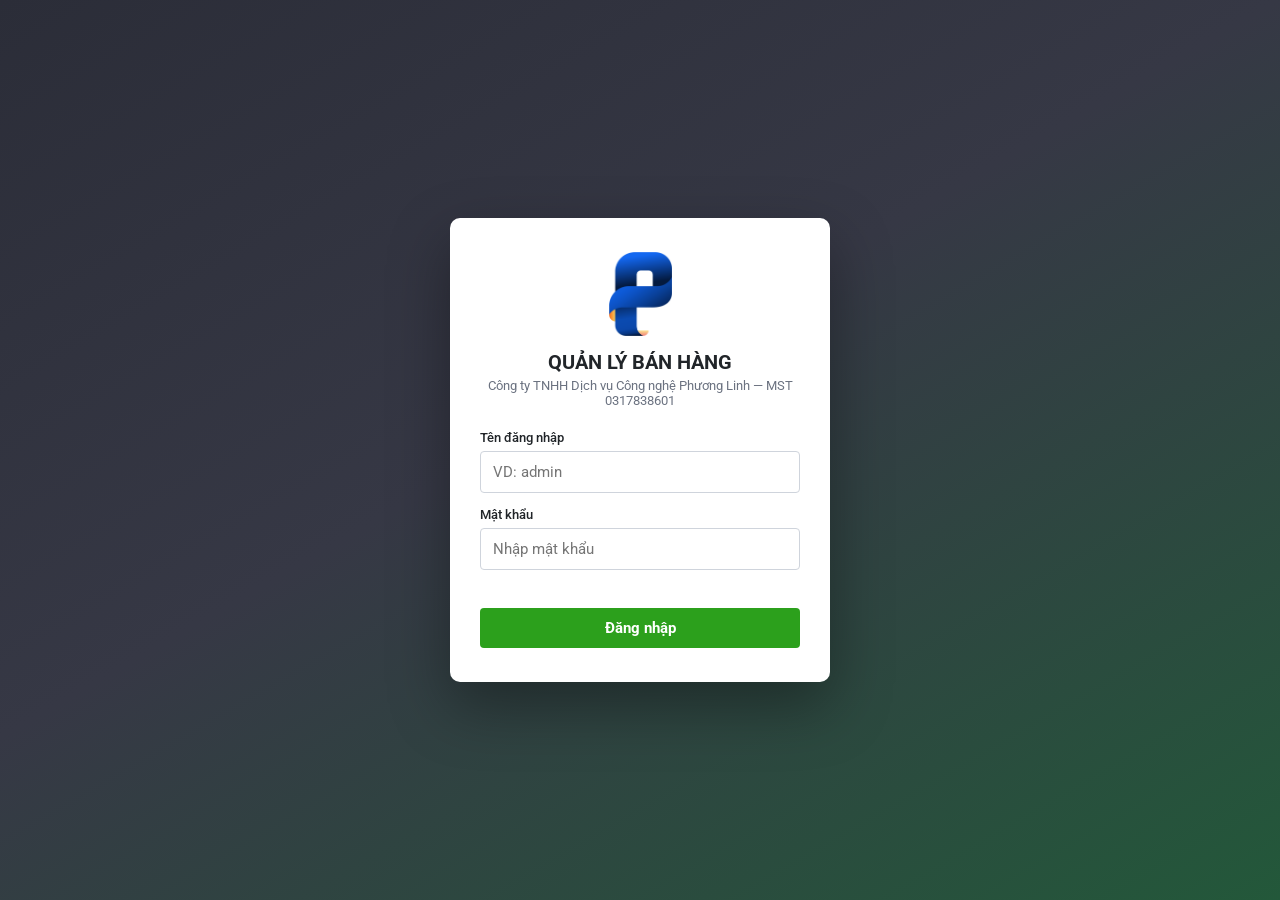
<file: index.html>
<!DOCTYPE html>
<html lang="vi">
<head>
<meta charset="UTF-8">
<meta name="viewport" content="width=device-width, initial-scale=1.0, maximum-scale=1.0">
<title>Quản lý bán hàng - CÔNG TY TNHH DVCN PHƯƠNG LINH</title>
<link rel="icon" type="image/png" href="favicon-32.png">

<!-- Font Roboto (có đủ dấu tiếng Việt), số dùng chữ số đều cột (tabular-nums) để tiền thẳng hàng. -->
<link rel="preconnect" href="https://fonts.googleapis.com">
<link rel="preconnect" href="https://fonts.gstatic.com" crossorigin>
<link href="https://fonts.googleapis.com/css2?family=Roboto:wght@400;500;700&display=swap" rel="stylesheet">

<!-- ===== PWA - cài đặt lên màn hình chính Android/iOS ===== -->
<link rel="manifest" href="manifest.json">
<meta name="theme-color" content="#363845">
<meta name="mobile-web-app-capable" content="yes">
<meta name="apple-mobile-web-app-capable" content="yes">
<meta name="apple-mobile-web-app-status-bar-style" content="black-translucent">
<meta name="apple-mobile-web-app-title" content="QL Phương Linh">
<link rel="apple-touch-icon" href="apple-touch-icon.png">
<script>/* Áp giao diện sáng/tối trước khi vẽ trang để không bị nháy trắng */try{var _m=localStorage.getItem('pl_theme');document.documentElement.dataset.theme=(_m==='toi'||(_m!=='sang'&&window.matchMedia&&matchMedia('(prefers-color-scheme: dark)').matches))?'dark':'light';}catch(e){}</script>
<link rel="stylesheet" href="css/app.css?v=20261106a">
<!-- xlsx / pdf.js / tesseract.js tải khi cần (caiThuVien) — không nạp sẵn ở đây để app mở nhanh. -->
</head>
<body>

<!-- ================= ĐĂNG NHẬP ================= -->
<div id="loginScreen">
  <div class="loginCard">
    <img src="Logo_PhuongLinh_KoVien.png" alt="Phương Linh" class="loginLogo" onerror="this.style.display='none'">
    <h1>QUẢN LÝ BÁN HÀNG</h1>
    <p class="sub">Công ty TNHH Dịch vụ Công nghệ Phương Linh — MST 0317838601</p>
    <label for="userInput">Tên đăng nhập</label>
    <input type="text" id="userInput" placeholder="VD: admin" autocomplete="username">
    <label for="pwInput">Mật khẩu</label>
    <input type="password" id="pwInput" placeholder="Nhập mật khẩu" autocomplete="current-password">
    <div class="loginErr" id="loginErr"></div>
    <button class="btnPrimary" id="btnLogin">Đăng nhập</button>
  </div>
</div>

<!-- ================= APP ================= -->
<div id="appShell">

  <!-- Menu dọc bên trái. Trên điện thoại/máy tính bảng dọc: thành ngăn kéo, mở bằng nút ☰ trên thanh đầu trang. -->
  <aside class="sidebar" id="sidebar">
    <div class="sbBrand">
      <img src="Logo_PhuongLinh_KoVien.png" alt="" class="sbLogo" onerror="this.style.display='none'">
      <div class="sbBrandText"><b>PHƯƠNG LINH</b><small>Quản lý bán hàng</small></div>
    </div>
    <!-- Người đang đăng nhập hiện ngay đầu menu: trên điện thoại khỏi phải cuộn xuống mới biết đang dùng tài khoản nào. -->
    <div class="sbUser">
      <span class="avatar" id="sbAvatar">?</span>
      <div class="sbUserText"><b id="sbHoTen"></b><small id="sbVaiTro"></small></div>
    </div>
    <nav class="sbNav" id="tabbar">
      <button data-tab="dashboard" class="active"><svg viewBox="0 0 24 24"><rect x="3" y="3" width="7" height="7" rx="1"/><rect x="14" y="3" width="7" height="7" rx="1"/><rect x="3" y="14" width="7" height="7" rx="1"/><rect x="14" y="14" width="7" height="7" rx="1"/></svg><span>Tổng quan</span></button>
      <div class="sbGroup">Nghiệp vụ</div>
      <button data-tab="baogia"><svg viewBox="0 0 24 24"><path d="M14 2H6a2 2 0 0 0-2 2v16a2 2 0 0 0 2 2h12a2 2 0 0 0 2-2V8z"/><path d="M14 2v6h6"/><path d="M12 11v6M14.5 12.2c-.4-.7-1.3-1.2-2.5-1.2-1.4 0-2.5.7-2.5 1.7 0 2.4 5 1.3 5 3.7 0 1-1.1 1.7-2.5 1.7-1.2 0-2.1-.5-2.5-1.2"/></svg><span>Báo giá</span></button>
      <button data-tab="xuatban"><svg viewBox="0 0 24 24"><circle cx="9" cy="20" r="1.5"/><circle cx="18" cy="20" r="1.5"/><path d="M2 3h3l2.6 11.4a2 2 0 0 0 2 1.6h7.9a2 2 0 0 0 2-1.5L21 7H6"/></svg><span>Bán hàng</span></button>
      <button data-tab="nhapkho"><svg viewBox="0 0 24 24"><path d="M21 8l-9-5-9 5v8l9 5 9-5z"/><path d="M3 8l9 5 9-5M12 13v8"/></svg><span>Nhập kho</span></button>
      <button data-tab="kiemke"><svg viewBox="0 0 24 24"><rect x="5" y="3" width="14" height="18" rx="2"/><path d="M9 3h6v3H9z"/><path d="M8.5 12l2 2 4.5-4.5M8.5 17.5h7"/></svg><span>Kiểm kê kho</span></button>
      <button data-tab="suachua"><svg viewBox="0 0 24 24"><path d="M14.7 6.3a4 4 0 0 0-5.4 5.2L3 17.8V21h3.2l6.3-6.3a4 4 0 0 0 5.2-5.4l-2.6 2.6-2.6-.6-.6-2.6z"/></svg><span>Sửa chữa</span></button>
      <button data-tab="giacong"><svg viewBox="0 0 24 24"><path d="M12 2l9 5-9 5-9-5z"/><path d="M3 12l9 5 9-5M3 17l9 5 9-5"/></svg><span>Gia công</span></button>
      <div class="sbGroup">Tài chính</div>
      <button data-tab="soquy"><svg viewBox="0 0 24 24"><rect x="2" y="6" width="20" height="14" rx="2"/><path d="M2 10h20M16 15h2M6 6V4h12v2"/></svg><span>Sổ quỹ</span></button>
      <button data-tab="congno"><svg viewBox="0 0 24 24"><path d="M4 2h16v20l-3-2-3 2-2-2-2 2-3-2-3 2z"/><path d="M8 7h8M8 11h8M8 15h5"/></svg><span>Công nợ</span></button>
      <button data-tab="baocao"><svg viewBox="0 0 24 24"><path d="M3 21h18"/><rect x="5" y="11" width="3" height="7"/><rect x="10.5" y="6" width="3" height="12"/><rect x="16" y="13" width="3" height="5"/></svg><span>Báo cáo</span></button>
      <div class="sbGroup">Danh mục</div>
      <button data-tab="danhmuc"><svg viewBox="0 0 24 24"><path d="M20.6 13.4l-7.2 7.2a2 2 0 0 1-2.8 0L3 13V3h10l7.6 7.6a2 2 0 0 1 0 2.8z"/><circle cx="7.5" cy="7.5" r="1.5"/></svg><span>Hàng hoá, dịch vụ</span></button>
      <button data-tab="doitac"><svg viewBox="0 0 24 24"><circle cx="9" cy="8" r="4"/><path d="M2 21a7 7 0 0 1 14 0"/><path d="M16 4a4 4 0 0 1 0 8M22 21a7 7 0 0 0-4-6.3"/></svg><span>Khách hàng, NCC</span></button>
      <button data-tab="dongbohd"><svg viewBox="0 0 24 24"><path d="M14 2H6a2 2 0 0 0-2 2v16a2 2 0 0 0 2 2h12a2 2 0 0 0 2-2V8z"/><path d="M14 2v6h6M9 13h6M9 17h6"/></svg><span>Hoá đơn điện tử</span></button>
      <div class="sbGroup">Hệ thống</div>
      <button data-tab="nguoidung"><svg viewBox="0 0 24 24"><circle cx="12" cy="8" r="4"/><path d="M4 21a8 8 0 0 1 16 0"/></svg><span>Người dùng</span></button>
      <button data-tab="caidat"><svg viewBox="0 0 24 24"><circle cx="12" cy="12" r="3"/><path d="M12 2v3M12 19v3M4.2 4.2l2.1 2.1M17.7 17.7l2.1 2.1M2 12h3M19 12h3M4.2 19.8l2.1-2.1M17.7 6.3l2.1-2.1"/></svg><span>Cài đặt</span></button>
    </nav>
  </aside>
  <div class="sbBackdrop" id="sbBackdrop"></div>

  <div class="mainCol">
    <header class="topbar">
      <button class="tbIcon" id="btnMenu" title="Thu gọn / mở menu" aria-label="Menu"><svg viewBox="0 0 24 24"><path d="M3 6h18M3 12h18M3 18h18"/></svg></button>
      <div class="brand"><span id="companyNameLabel">CÔNG TY TNHH DVCN PHƯƠNG LINH</span></div>
      <button class="tbTim" id="btnTimNhanh" type="button" title="Tìm nhanh hàng hoá, khách hàng, phiếu, chức năng (Ctrl+K)" aria-label="Tìm nhanh"><svg viewBox="0 0 24 24" fill="none" stroke="currentColor" stroke-width="2" stroke-linecap="round"><circle cx="11" cy="11" r="7"/><path d="M21 21l-4.3-4.3"/></svg><span>Tìm nhanh</span><kbd>Ctrl K</kbd></button>
      <span class="tbPill" id="tbThang"><i></i><span></span></span>
      <button class="tbIcon" id="btnMatDo" type="button" aria-pressed="false" title="Mật độ dòng của bảng" aria-label="Đổi mật độ dòng của bảng"><svg viewBox="0 0 24 24" fill="none" stroke="currentColor" stroke-width="2" stroke-linecap="round"><path d="M4 6h16M4 10h16M4 14h16M4 18h16"/></svg></button>
      <button class="tbIcon" id="btnTheme" type="button" title="Giao diện sáng / tối" aria-label="Đổi giao diện sáng hoặc tối"><svg viewBox="0 0 24 24" fill="none" stroke="currentColor" stroke-width="2" stroke-linecap="round" stroke-linejoin="round"><path d="M21 12.8A9 9 0 1 1 11.2 3a7 7 0 0 0 9.8 9.8z"/></svg></button>
      <div class="userInfo">
        <span class="avatar" id="tbAvatar">?</span>
        <div class="who"><span id="userHoTenLabel"></span><span id="userVaiTroLabel"></span></div>
        <button class="tbIcon logout" id="btnLogout" title="Đăng xuất" aria-label="Đăng xuất"><svg viewBox="0 0 24 24"><path d="M9 21H5a2 2 0 0 1-2-2V5a2 2 0 0 1 2-2h4M16 17l5-5-5-5M21 12H9"/></svg><span>Đăng xuất</span></button>
      </div>
    </header>

    <main>

      <!-- ---------- TỔNG QUAN ---------- -->
      <section class="view active" id="view-dashboard">
        <div class="subhead"><h2 class="viewTitle">Tổng quan</h2></div>
        <div class="cardGrid kpiRow" id="dashCards"></div>
        <div class="dashMain">
          <div class="dashCol">
            <div class="panel chartPanel">
              <div class="panelHead">
                <h3>Doanh thu 12 tháng gần nhất</h3>
                <div class="chartLegend"><span><i class="sw cotSw"></i>Doanh thu</span><span><i class="sw lnSw"></i>Lợi nhuận gộp</span></div>
                <button class="btn secondary small" id="btnBangDoanhThu" type="button" aria-pressed="false">Xem dạng bảng</button>
              </div>
              <div id="dashChart" class="chartBox"></div>
              <div id="dashChartBang" class="tableWrap" style="display:none;"></div>
            </div>
            <div class="panel mocPanel"><div id="dashMoc" class="mocNam"></div></div>
          </div>
          <div class="panel canXuLy">
            <h3>Cần xử lý hôm nay</h3>
            <div id="dashViec"></div>
          </div>
        </div>
        <div class="dashGrid">
          <div class="panel">
            <h3>Tình hình hoạt động</h3>
            <div class="miniStats" id="dashDemSo"></div>
          </div>
          <div class="panel">
            <h3>Số dư quỹ hiện tại</h3>
            <div class="miniStats" id="dashSoDuQuy"></div>
          </div>
        </div>
        <div class="panel">
          <h3>Hàng sắp hết (dưới mức tồn tối thiểu)</h3>
          <div id="dashLowStock" class="tableWrap"></div>
        </div>
      </section>

      <!-- ---------- DANH MỤC HÀNG HOÁ ---------- -->
      <section class="view" id="view-danhmuc">
        <div class="subhead">
          <h2 class="viewTitle">Hàng hoá, dịch vụ</h2>
          <button class="btn" id="btnAddHH">+ Thêm mới</button>
        </div>
        <div class="khung">
          <div class="toolbar">
            <input type="text" id="searchHH" class="oTim" placeholder="Tìm theo tên hoặc mã...">
            <select id="filterLoaiHH"><option value="">Tất cả loại</option><option value="HangHoa">Hàng hoá</option><option value="DichVu">Dịch vụ</option></select>
            <label class="chkPill"><input type="checkbox" id="filterAnHetTon"> Ẩn hàng đã hết tồn</label>
            <label class="chkPill"><input type="checkbox" id="filterAnDichVu"> Ẩn dịch vụ</label>
            <label class="chkPill"><input type="checkbox" id="filterAnCotMa" checked> Ẩn cột mã hệ thống</label>
          </div>
          <div class="tableWrap" id="hhTableWrap"></div>
        </div>
      </section>

      <!-- ---------- NHẬP KHO ---------- -->
      <section class="view" id="view-nhapkho">
        <div class="subhead">
          <h2 class="viewTitle">Nhập kho</h2>
          <button class="btn" id="btnAddNhap">+ Tạo phiếu nhập</button>
        </div>
        <div class="cardGrid kpiRow" id="kpiNhap"></div>
        <div class="khung">
          <div class="toolbar">
            <input type="text" id="timNhap" class="oTim" placeholder="Tìm nhà cung cấp, số hoá đơn...">
            <select id="locNhap"><option value="">Tất cả phiếu</option><option value="conNo">Còn nợ nhà cung cấp</option><option value="chuaHD">Chưa có số HĐ mua vào</option></select>
          </div>
          <div class="tableWrap" id="nhapTableWrap"></div>
        </div>
      </section>

      <!-- ---------- BÁO GIÁ ---------- -->
      <section class="view" id="view-baogia">
        <div class="subhead">
          <h2 class="viewTitle">Báo giá</h2>
          <button class="btn" id="btnAddBaoGia">+ Tạo báo giá</button>
        </div>
        <div class="cardGrid kpiRow" id="kpiBaoGia"></div>
        <div class="khung">
          <div class="toolbar">
            <input type="text" id="timBaoGia" class="oTim" placeholder="Tìm số báo giá, khách hàng, nội dung...">
            <select id="locBaoGia"><option value="">Tất cả trạng thái</option><option value="Nhap">Mới tạo</option><option value="DaGui">Đã gửi khách</option><option value="DaChot">Đã chốt</option><option value="Huy">Khách không lấy</option></select>
          </div>
          <div class="tableWrap" id="baoGiaTableWrap"></div>
        </div>
      </section>

      <!-- ---------- KIỂM KÊ KHO / TỒN ĐẦU KỲ ---------- -->
      <section class="view" id="view-kiemke">
        <div class="subhead">
          <h2 class="viewTitle">Kiểm kê kho</h2>
          <div class="nhomNut">
            <button class="btn" id="btnKiemKe">+ Kiểm kê kho</button>
            <button class="btn secondary" id="btnTonDauKy">+ Nhập tồn đầu kỳ</button>
          </div>
        </div>
        <div class="panel">
          <p class="muted" style="margin:0;"><b>Kiểm kê kho</b>: đếm hàng thực tế rồi gõ số đếm được — app tự tính thừa/thiếu và điều chỉnh tồn kho. <b>Nhập tồn đầu kỳ</b>: cộng tồn cho hàng đã có sẵn trước khi dùng app hoặc hàng mua ngoài không có hoá đơn (hàng mua có hoá đơn dùng phiếu Nhập kho). Xoá phiếu là gỡ đúng phần điều chỉnh của phiếu đó.</p>
        </div>
        <div class="khung">
          <div class="tableWrap" id="kiemKeTableWrap"></div>
        </div>
      </section>

      <!-- ---------- XUẤT BÁN ---------- -->
      <section class="view" id="view-xuatban">
        <div class="subhead">
          <h2 class="viewTitle">Bán hàng</h2>
          <button class="btn" id="btnAddXuat">+ Tạo phiếu xuất</button>
        </div>
        <div class="cardGrid kpiRow" id="kpiXuat"></div>
        <div class="khung">
          <div class="toolbar">
            <input type="text" id="timXuat" class="oTim" placeholder="Tìm khách hàng, số hoá đơn...">
            <select id="locXuat"><option value="">Tất cả phiếu</option><option value="conNo">Khách còn nợ</option><option value="chuaHD">Chưa xuất hoá đơn</option></select>
          </div>
          <div class="tableWrap" id="xuatTableWrap"></div>
        </div>
      </section>

      <!-- ---------- SỬA CHỮA ---------- -->
      <section class="view" id="view-suachua">
        <div class="subhead">
          <h2 class="viewTitle">Sửa chữa</h2>
          <button class="btn" id="btnAddSuaChua">+ Tiếp nhận sửa chữa</button>
        </div>
        <div class="cardGrid kpiRow" id="kpiSuaChua"></div>
        <div class="khung">
          <div class="toolbar">
            <select id="filterTrangThaiSC">
              <option value="">Tất cả trạng thái</option>
              <option value="TiepNhan">Tiếp nhận</option>
              <option value="DangSua">Đang sửa</option>
              <option value="ChoLinhKien">Chờ linh kiện</option>
              <option value="HoanThanh">Hoàn thành</option>
              <option value="DaGiaoTra">Đã giao trả</option>
              <option value="Huy">Huỷ</option>
            </select>
          </div>
          <div class="tableWrap" id="suaChuaTableWrap"></div>
        </div>
      </section>

      <!-- ---------- GIA CÔNG ---------- -->
      <section class="view" id="view-giacong">
        <div class="subhead">
          <h2 class="viewTitle">Gia công</h2>
          <button class="btn" id="btnAddGiaCong">+ Tạo phiếu gia công</button>
        </div>
        <div class="cardGrid kpiRow" id="kpiGiaCong"></div>
        <div class="khung">
          <div class="toolbar">
            <select id="filterLoaiGC">
              <option value="">Tất cả loại</option>
              <option value="NhanGiaCongChoKhach">Nhận gia công cho khách</option>
              <option value="ThueNgoaiGiaCong">Thuê ngoài gia công</option>
            </select>
          </div>
          <div class="tableWrap" id="giaCongTableWrap"></div>
        </div>
      </section>

      <!-- ---------- CÔNG NỢ ---------- -->
      <section class="view" id="view-congno">
        <div class="subhead"><h2 class="viewTitle">Công nợ</h2></div>
        <div class="cardGrid kpiRow" id="kpiCongNo"></div>
        <div class="pillTabs" data-nhom="congno">
          <button class="active" data-pane="thu">Phải thu khách hàng</button>
          <button data-pane="tra">Phải trả nhà cung cấp</button>
        </div>
        <div class="khung pane active" data-nhom="congno" data-pane="thu">
          <p class="muted" style="margin:0 0 10px;">Khách hàng còn nợ — bán hàng, sửa chữa, nhận gia công.</p>
          <div class="tableWrap" id="phaiThuWrap"></div>
        </div>
        <div class="khung pane" data-nhom="congno" data-pane="tra">
          <p class="muted" style="margin:0 0 10px;">Còn nợ nhà cung cấp và bên nhận gia công thuê ngoài.</p>
          <div class="tableWrap" id="phaiTraWrap"></div>
        </div>
      </section>

      <!-- ---------- SỔ QUỸ ---------- -->
      <section class="view" id="view-soquy">
        <div class="subhead">
          <h2 class="viewTitle">Sổ quỹ thu chi</h2>
          <div class="nhomNut">
            <button class="btn" id="btnThuTien">+ Thu tiền</button>
            <button class="btn secondary" id="btnChiTien">+ Chi tiền</button>
          </div>
        </div>
        <div class="cardGrid kpiRow" id="soQuyCards"></div>
        <div class="khung">
          <div class="toolbar">
            <div class="field"><label>Từ ngày</label><input type="date" id="quyTuNgay"></div>
            <div class="field"><label>Đến ngày</label><input type="date" id="quyDenNgay"></div>
            <div class="field"><label>Loại</label><select id="quyLocLoai"><option value="">Tất cả</option><option value="Thu">Chỉ Thu</option><option value="Chi">Chỉ Chi</option></select></div>
            <div class="field"><label>Phương thức</label><select id="quyLocPT"><option value="">Tất cả</option><option value="TienMat">Tiền mặt</option><option value="ChuyenKhoan">Chuyển khoản</option><option value="The">Thẻ</option></select></div>
            <button class="btn secondary" id="btnLocQuy" style="align-self:flex-end;">Lọc</button>
          </div>
          <div class="tableWrap" id="soQuyTableWrap"></div>
        </div>
      </section>

      <!-- ---------- BÁO CÁO ---------- -->
      <section class="view" id="view-baocao">
        <div class="subhead"><h2 class="viewTitle">Báo cáo doanh thu &amp; lợi nhuận</h2></div>

        <div class="panel"><h3>So sánh tháng này với tháng trước</h3><div id="baocaoSoSanhWrap"></div></div>

        <div class="khung">
          <div class="toolbar">
            <div class="field"><label>Từ ngày</label><input type="date" id="baocaoTuNgay"></div>
            <div class="field"><label>Đến ngày</label><input type="date" id="baocaoDenNgay"></div>
            <button class="btn" style="align-self:flex-end;" id="btnXemBaoCao">Xem báo cáo</button>
          </div>
          <div class="cardGrid kpiRow" id="baocaoCards"></div>
        </div>
        <div class="dashGrid">
          <div class="panel"><h3>Top hàng bán chạy</h3><div class="tableWrap" id="baocaoTopWrap"></div></div>
          <div class="panel"><h3>Top khách hàng mua nhiều nhất</h3><div class="tableWrap" id="baocaoTopKHWrap"></div></div>
          <div class="panel"><h3>Công nợ theo khách hàng (phải thu)</h3><div class="tableWrap" id="baocaoCongNoKHWrap"></div></div>
          <div class="panel"><h3>Công nợ theo nhà cung cấp (phải trả)</h3><div class="tableWrap" id="baocaoCongNoNCCWrap"></div></div>
        </div>
      </section>

      <!-- ---------- ĐỐI TÁC ---------- -->
      <section class="view" id="view-doitac">
        <div class="subhead"><h2 class="viewTitle">Khách hàng, nhà cung cấp</h2></div>
        <div class="pillTabs" data-nhom="doitac">
          <button class="active" data-pane="kh">Khách hàng</button>
          <button data-pane="ncc">Nhà cung cấp</button>
        </div>
        <div class="khung pane active" data-nhom="doitac" data-pane="kh">
          <div class="toolbar"><span class="muted" style="flex:1;">Danh sách khách hàng</span><button class="btn" id="btnAddKH">+ Thêm khách hàng</button></div>
          <div class="tableWrap" id="khTableWrap"></div>
        </div>
        <div class="khung pane" data-nhom="doitac" data-pane="ncc">
          <div class="toolbar"><span class="muted" style="flex:1;">Danh sách nhà cung cấp</span><button class="btn" id="btnAddNCC">+ Thêm nhà cung cấp</button></div>
          <div class="tableWrap" id="nccTableWrap"></div>
        </div>
      </section>

      <!-- ---------- HOÁ ĐƠN ĐIỆN TỬ (ĐỒNG BỘ) ---------- -->
      <section class="view" id="view-dongbohd">
        <div class="subhead"><h2 class="viewTitle">Hoá đơn điện tử</h2></div>
        <div class="pillTabs" data-nhom="dongbo">
          <button class="active" data-pane="taophieu">Tạo phiếu từ hoá đơn (XML, PDF, BKMV)</button>
          <button data-pane="khop">Khớp số HĐ vào phiếu có sẵn</button>
          <button data-pane="lichsu">Nhập dữ liệu lịch sử</button>
        </div>

        <!-- Nhóm 1: tạo phiếu mới — XML (chính) ở đầu, danh sách chờ nhập ngay dưới; PDF-ảnh / bảng kê Excel (ít dùng) xuống cuối -->
        <div class="pane active" data-nhom="dongbo" data-pane="taophieu">
          <div class="panel noiBat">
            <h3>Tự động tạo phiếu từ file XML hoá đơn gốc (khuyên dùng — chính xác nhất)</h3>
            <p class="muted">File XML là bản gốc có giá trị pháp lý của hoá đơn điện tử, chứa sẵn <b>đầy đủ chi tiết từng mặt hàng</b> (tên, đơn vị, số lượng, đơn giá, thuế suất) — không phải chỉ tổng tiền như bảng kê Excel. Khi khách hàng/nhà cung cấp gửi email kèm file <b>.xml</b>, chọn thẳng vào đây — có thể chọn <b>nhiều file cùng lúc</b>. App tự đọc, tự nhận diện mua vào/bán ra (theo MST 0317838601), <b>tự tạo mới hàng hoá + đối tác nếu chưa có, tự tạo phiếu Nhập kho/Xuất bán đầy đủ chi tiết</b> — không cần phiếu có sẵn, không cần nhập tay lại.</p>
            <div class="field"><label>Chọn file XML (có thể chọn nhiều file)</label><input type="file" id="dongboXmlFiles" accept=".xml" multiple></div>
            <button class="btn" id="btnDocXml" style="margin-top:8px;">Đọc file XML &amp; thêm vào danh sách chờ nhập</button>
            <div id="bkParseStatus" class="muted" style="margin-top:8px;"></div>
            <p class="muted" style="margin-top:8px;">Sau khi đọc xong, kéo xuống mục "Xem trước &amp; phân loại" bên dưới để rà lại phân loại hàng hoá rồi bấm nhập — dùng chung 1 quy trình với bảng kê BKMV, có thể bổ sung thêm từ bảng kê Excel hoặc PDF/ảnh (mục "Nguồn khác" ở cuối trang) vào cùng 1 đợt nhập nếu cần. File nào lỗi hoặc thiếu dữ liệu sẽ được báo rõ, không làm ảnh hưởng các file khác.</p>
          </div>
          <div class="panel" id="bkClassifyPanel" style="display:none;">
            <h3>Xem trước &amp; phân loại — danh sách chờ nhập (gộp từ mọi file đã đọc)</h3>
            <p class="muted">App đã tự đoán loại cho từng tên hàng xuất hiện trong các hoá đơn (dựa theo đơn vị tính và từ khoá). Sửa lại nếu cần — ảnh hưởng trực tiếp đến việc mặt hàng đó có được tính vào tồn kho hay không.</p>
            <div class="toolbar"><input type="text" id="bkClassifySearch" class="oTim" placeholder="Tìm theo tên hàng, số hoá đơn, đối tác..."></div>
            <div class="tableWrap" id="bkClassifyWrap" style="max-height:420px;overflow-y:auto;"></div>
            <div style="display:flex;flex-wrap:wrap;gap:8px;margin-top:10px;">
              <button class="btn" id="btnXacNhanPhanLoai">Xác nhận phân loại, xem tổng kết</button>
              <button class="btn secondary" id="btnXoaDanhSachCho">Xoá danh sách chờ nhập</button>
            </div>
          </div>
          <div class="panel" id="bkSummaryPanel" style="display:none;">
            <h3 id="bkSummaryTitle">Tổng kết trước khi nhập</h3>
            <div class="cardGrid" id="bkSummaryCards"></div>
            <div id="bkErrorList"></div>
            <label class="chkPill" style="margin-top:10px;"><input type="checkbox" id="bkDaThanhToan" checked> Đánh dấu tất cả là <b>đã thanh toán đủ</b> (bỏ chọn nếu cần đối chiếu công nợ thực tế sau)</label>
            <div><button class="btn" id="btnBatDauNhapBK" style="margin-top:10px;">Bắt đầu nhập vào hệ thống</button></div>
            <div id="bkProgressWrap" style="margin-top:12px;display:none;">
              <div class="muted" id="bkProgressText">Đang xử lý...</div>
              <div id="bkResultWrap" style="margin-top:10px;"></div>
            </div>
          </div>
          <h3 class="nhomNguonKhac">Nguồn khác — ít dùng (khi không có file XML gốc)</h3>
          <div class="panel canhBao">
            <h3>Đọc hoá đơn từ file PDF hoặc ảnh chụp <span class="tag warn">Thử nghiệm</span></h3>
            <p class="muted">Dùng khi <b>không có file XML gốc</b> — chỉ có bản PDF ký số hoặc ảnh chụp hoá đơn giấy. App tự đọc chữ trong file (PDF đọc trực tiếp văn bản — chính xác cao; nếu PDF là ảnh scan hoặc là ảnh chụp thường thì tự chuyển sang nhận dạng chữ OCR — kém chính xác hơn, tuỳ độ nét) rồi tự tìm Số hoá đơn, Ngày lập, MST đối tác, Tổng tiền thanh toán. <b>Bắt buộc rà lại số liệu trước khi xác nhận.</b> Chỉ tạo 1 dòng gộp "hàng hoá/dịch vụ theo hoá đơn" (không tách được từng mặt hàng như XML) — đủ cho doanh thu/công nợ, không dựng được tồn kho chi tiết. Sau khi xác nhận sẽ gộp chung vào danh sách chờ nhập ở trên.</p>
            <div class="field"><label>Chọn file PDF hoặc ảnh (.pdf, .jpg, .png — có thể chọn nhiều file)</label><input type="file" id="pdfAnhFiles" accept=".pdf,.jpg,.jpeg,.png" multiple></div>
            <button class="btn" id="btnDocPdfAnh" style="margin-top:10px;">Đọc file &amp; trích xuất thông tin</button>
            <div id="pdfAnhStatus" class="muted" style="margin-top:8px;"></div>
          </div>
          <div class="panel" id="pdfAnhPreviewPanel" style="display:none;">
            <h3>Kiểm tra lại thông tin trước khi xác nhận (bắt buộc)</h3>
            <div id="pdfAnhPreviewList"></div>
            <button class="btn" id="btnXacNhanPdfAnh" style="margin-top:10px;">Xác nhận, thêm vào danh sách chờ nhập</button>
          </div>
          <div class="panel">
            <h3>Bổ sung từ bảng kê Excel BKMV/BKBR (nhiều quý) — không bắt buộc nếu đã dùng XML</h3>
            <p class="muted">Dùng khi anh có sẵn file bảng kê mua vào/bán ra dạng đầy đủ (sheet BKBR/BKMV, do kế toán xuất theo quý) — đã có sẵn chi tiết từng mặt hàng, số lượng, đơn giá, thuế suất. Có thể dùng <b>thay thế</b> cho XML (nếu không có sẵn file XML gốc) hoặc <b>bổ sung thêm</b> vào danh sách đã đọc từ XML — mọi nguồn đều gộp chung vào 1 danh sách chờ nhập ở trên. Chọn <b>tất cả các file quý cùng lúc</b> — app sẽ tự gộp và xử lý theo đúng trình tự thời gian.</p>
            <div class="field"><label>Chọn các file bảng kê theo quý (.xlsb, .xlsx — chọn nhiều file cùng lúc)</label><input type="file" id="bkFiles" accept=".xlsb,.xlsx,.xls" multiple></div>
            <button class="btn" id="btnDocFileBK" style="margin-top:10px;">Đọc &amp; phân tích tất cả file</button>
          </div>
        </div>

        <!-- Nhóm 2: gắn số hoá đơn vào phiếu đã có, theo bảng kê Excel tải từ cổng thuế -->
        <div class="pane" data-nhom="dongbo" data-pane="khop">
          <div class="panel">
            <h3>Đồng bộ số hoá đơn từ bảng kê Excel (cổng thuế)</h3>
            <p class="muted">Vào <b>hoadondientu.gdt.gov.vn</b> → Tra cứu → Tra cứu hoá đơn → chọn <b>HĐĐT bán ra</b> hoặc <b>HĐĐT mua vào</b> → xuất file Excel bảng kê → upload file đó vào đây. App sẽ tự khớp với các phiếu trong hệ thống theo mã số thuế + ngày + tổng tiền, anh xác nhận lại trước khi ghi vào.</p>
            <div class="formGrid">
              <div class="field">
                <label>Loại bảng kê</label>
                <select id="dongboLoai">
                  <option value="xuat">Hoá đơn bán ra (khớp với Xuất bán)</option>
                  <option value="nhap">Hoá đơn mua vào (khớp với Nhập kho)</option>
                </select>
              </div>
              <div class="field">
                <label>Chọn file Excel (.xlsx, .xls, .csv)</label>
                <input type="file" id="dongboFile" accept=".xlsx,.xls,.csv">
              </div>
            </div>
            <button class="btn" id="btnDocFile" style="margin-top:10px;">Đọc file &amp; tự khớp</button>
            <p class="muted" style="margin-top:8px;">Sai số cho phép khi khớp: tổng tiền chênh lệch tối đa 1.000đ, ngày lệch tối đa 5 ngày (để phòng hoá đơn xuất chậm hơn phiếu vài ngày).</p>
          </div>
          <div class="panel" id="dongboResultPanel" style="display:none;">
            <div class="subhead">
              <h3 style="margin:0;">Kết quả khớp (từ Excel) — kiểm tra lại trước khi ghi</h3>
              <button class="btn" id="btnApDungDongBo">Ghi vào hệ thống các dòng đã khớp</button>
            </div>
            <div class="tableWrap" id="dongboTableWrap"></div>
          </div>
        </div>

        <!-- Nhóm 3: tạo phiếu hàng loạt cho giai đoạn trước khi dùng app -->
        <div class="pane" data-nhom="dongbo" data-pane="lichsu">
          <div class="panel">
            <h3>Nhập dữ liệu lịch sử (tạo phiếu hàng loạt từ bảng kê Excel)</h3>
            <p class="muted">Dùng cho dữ liệu <b>từ 18/5/2023 đến trước khi dùng app</b> — vì hệ thống chưa có phiếu nào cho giai đoạn này, nên đây là tạo phiếu MỚI (không phải gắn số HĐ vào phiếu có sẵn). Mỗi hoá đơn sẽ tạo 1 phiếu với 1 dòng gộp "hàng hoá/dịch vụ theo hoá đơn" (không tách chi tiết mặt hàng) — đủ để tính đúng doanh thu, chi phí, công nợ. Sau này có file XML gốc của hoá đơn cũ, có thể bổ sung chi tiết mặt hàng thật cho từng phiếu.</p>
            <div class="formGrid">
              <div class="field">
                <label>Loại bảng kê</label>
                <select id="lichSuLoai">
                  <option value="xuat">Hoá đơn bán ra (tạo phiếu Xuất bán)</option>
                  <option value="nhap">Hoá đơn mua vào (tạo phiếu Nhập kho)</option>
                </select>
              </div>
              <div class="field">
                <label>Chọn file Excel bảng kê (.xlsx, .xls, .csv)</label>
                <input type="file" id="lichSuFile" accept=".xlsx,.xls,.csv">
              </div>
            </div>
            <label class="chkPill" style="margin-top:8px;"><input type="checkbox" id="lichSuDaThanhToan" checked> Đánh dấu tất cả là <b>đã thanh toán đủ</b> (phù hợp với hoá đơn cũ đã tất toán — bỏ chọn nếu còn nợ)</label>
            <button class="btn" id="btnDocFileLichSu" style="margin-top:10px;">Đọc file &amp; xem trước</button>
          </div>
          <div class="panel" id="lichSuMapPanel" style="display:none;"></div>
          <div class="panel" id="lichSuPreviewPanel" style="display:none;">
            <div class="subhead">
              <h3 style="margin:0;">Xem trước — bỏ chọn dòng nào không muốn tạo</h3>
              <button class="btn" id="btnTaoPhieuLichSu">Tạo phiếu hàng loạt cho các dòng đã chọn</button>
            </div>
            <div class="tableWrap" id="lichSuPreviewWrap"></div>
          </div>
        </div>
      </section>

      <!-- ---------- NGƯỜI DÙNG ---------- -->
      <section class="view" id="view-nguoidung">
        <div class="subhead">
          <h2 class="viewTitle">Người dùng</h2>
          <button class="btn" id="btnAddNguoiDung">+ Thêm người dùng</button>
        </div>
        <div class="khung">
          <p class="muted" style="margin:0 0 10px;">Vai trò: <b>Admin</b> (toàn quyền) · <b>Bán hàng</b> · <b>Kỹ thuật</b> · <b>Kế toán</b>.</p>
          <div class="tableWrap" id="nguoiDungTableWrap"></div>
        </div>
        <div class="panel">
          <h3>Đổi mật khẩu của tôi</h3>
          <div class="formGrid">
            <div class="field"><label>Mật khẩu hiện tại</label><input type="password" id="fMatKhauCu"></div>
            <div class="field"><label>Mật khẩu mới (tối thiểu 6 ký tự)</label><input type="password" id="fMatKhauMoi"></div>
          </div>
          <button class="btn" style="margin-top:12px;" id="btnDoiMatKhau">Đổi mật khẩu</button>
        </div>
      </section>

      <!-- ---------- CÀI ĐẶT ---------- -->
      <section class="view" id="view-caidat">
        <div class="subhead"><h2 class="viewTitle">Cài đặt</h2></div>
        <div class="dashGrid">
          <div class="panel">
            <h3>Kết nối máy chủ (Cloudflare)</h3>
            <p class="muted">Địa chỉ API đặt duy nhất trong file <b>js/config.js</b> trên GitHub — không còn lưu trong trình duyệt như bản Apps Script (tránh lỗi địa chỉ cũ ghi đè địa chỉ mới).</p>
            <div class="field"><input type="text" id="settingsApiUrl" readonly></div>
            <button class="btn secondary" id="btnKiemTraKetNoi" style="margin-top:10px;">Kiểm tra kết nối</button>
            <span class="muted" id="ketQuaKetNoi" style="margin-left:8px;"></span>
          </div>
          <div class="panel" id="panelXuatExcel">
            <h3>Xuất toàn bộ dữ liệu ra Excel</h3>
            <p class="muted">Tải về 1 file .xlsx gồm mọi bảng (Hàng hoá, Nhập kho, Xuất bán, Sổ quỹ...), mỗi bảng 1 sheet đúng tên như Google Sheet cũ. Dùng để xem/lọc bằng Excel, gửi kế toán, hoặc làm bản sao lưu định kỳ.</p>
            <button class="btn" id="btnXuatExcel">Tải file Excel toàn bộ dữ liệu</button>
            <div class="muted" id="xuatExcelTrangThai" style="margin-top:8px;"></div>
          </div>
        </div>
        <div class="panel" id="panelThongTinCongTy">
          <h3>Thông tin công ty in trên chứng từ</h3>
          <p class="muted">Dùng cho mọi mẫu in: báo giá, biên bản giao nhận, phiếu nhập kho, phiếu thu/chi, phiếu sửa chữa, biên bản kiểm kê. Số tài khoản ngân hàng lấy ở mục "QR chuyển khoản" bên dưới.</p>
          <div class="formGrid">
            <div class="field span2"><label>Tên công ty</label><input id="fCtTen"></div>
            <div class="field span2"><label>Địa chỉ</label><input id="fCtDiaChi"></div>
            <div class="field"><label>Mã số thuế</label><input id="fCtMST" type="tel"></div>
            <div class="field"><label>Điện thoại</label><input id="fCtSDT" type="tel"></div>
            <div class="field"><label>Email</label><input id="fCtEmail" type="email"></div>
            <div class="field"><label>Website</label><input id="fCtWebsite"></div>
            <div class="field"><label>Người đại diện (ký báo giá, biên bản)</label><input id="fCtDaiDien" placeholder="VD: Nguyễn Văn A"></div>
            <div class="field"><label>Chức vụ người đại diện</label><input id="fCtChucVu" placeholder="VD: Giám đốc"></div>
            <div class="field"><label>Nơi lập (in trước ngày tháng)</label><input id="fCtNoiLap" placeholder="VD: TP. Hồ Chí Minh"></div>
            <div class="field"><label>Tên ngân hàng (in trên báo giá)</label><input id="fCtTenNganHang" placeholder="VD: MSB – CN Thủ Đức"></div>
            <div class="field"><label>Hiệu lực báo giá mặc định (số ngày)</label><input id="fCtHieuLuc" type="number" min="1"></div>
            <div class="field span2"><label>Điều khoản báo giá mặc định (mỗi dòng 1 ý)</label><textarea id="fCtDieuKhoan" rows="4"></textarea></div>
          </div>
          <button class="btn" style="margin-top:12px;" id="btnLuuThongTinCongTy">Lưu thông tin công ty</button>
        </div>
        <div class="panel" id="panelSoDuDauKy">
          <h3>Số dư đầu kỳ Sổ quỹ</h3>
          <p class="muted">Chỉ nhập 1 lần khi bắt đầu dùng Sổ quỹ (số tiền mặt/tài khoản đang có trước đó). Các khoản Thu/Chi về sau tự cộng trừ tiếp từ đây — sửa lại số này bất cứ lúc nào nếu cần đối chiếu lại thực tế.</p>
          <div class="formGrid ba">
            <div class="field"><label>Tiền mặt</label><input type="text" inputmode="numeric" class="moneyInput" id="fSoDuTienMat" value="0"></div>
            <div class="field"><label>Chuyển khoản/Ngân hàng</label><input type="text" inputmode="numeric" class="moneyInput" id="fSoDuChuyenKhoan" value="0"></div>
            <div class="field"><label>Thẻ</label><input type="text" inputmode="numeric" class="moneyInput" id="fSoDuThe" value="0"></div>
          </div>
          <button class="btn" style="margin-top:12px;" id="btnLuuSoDuDauKy">Lưu số dư đầu kỳ</button>
        </div>
        <div class="panel" id="panelQRThanhToan">
          <h3>QR chuyển khoản tự động khớp thanh toán (SePay)</h3>
          <p class="muted">Điền tài khoản ngân hàng để tạo mã QR nhận tiền trên từng phiếu. Khi khách chuyển khoản có ghi đúng mã phiếu trong nội dung, SePay sẽ gọi về hệ thống và tự động đánh dấu đã thanh toán — không cần nhập tay.</p>
          <div class="formGrid">
            <div class="field"><label>Mã Ngân hàng (BIN Napas)</label><input id="fBankBin" placeholder="VD: 970426 (MSB)"></div>
            <div class="field"><label>Số tài khoản</label><input id="fBankAccountNumber"></div>
            <div class="field span2"><label>Tên chủ tài khoản (không dấu, in hoa)</label><input id="fBankAccountName" placeholder="VD: CONG TY TNHH DVCN PHUONG LINH"></div>
          </div>
          <button class="btn" style="margin-top:12px;" id="btnLuuCauHinhNganHang">Lưu thông tin ngân hàng</button>
          <div class="hopGhiChu">
            <p style="margin:0 0 6px;font-weight:700;">Bước tiếp theo (làm 1 lần):</p>
            <ol style="margin:0;padding-left:18px;font-size:13px;line-height:1.7;">
              <li>Đăng ký tài khoản <a href="https://sepay.vn" target="_blank" rel="noopener">SePay.vn</a>, kết nối với tài khoản ngân hàng công ty.</li>
              <li>Vào SePay &gt; Cấu hình &gt; Webhooks &gt; Thêm webhook mới (hoặc sửa webhook cũ), dán đúng URL bên dưới vào ô "URL", chọn sự kiện "Có tiền vào". URL này trỏ thẳng vào máy chủ Cloudflare mới — không cần Worker trung gian như bản cũ.</li>
              <li>Từ nay khách chuyển khoản đúng nội dung mã phiếu (hiện sẵn ở khung QR trên phiếu) sẽ được tự động ghi nhận.</li>
            </ol>
            <div class="field" style="margin-top:10px;"><label>Webhook URL (dán vào SePay)</label><input readonly id="fWebhookUrl" onclick="this.select()"></div>
          </div>
        </div>
        <div class="panel">
          <h3>Kết nối hoá đơn điện tử EasyInvoice</h3>
          <p class="muted">Công ty đang dùng EasyInvoice (SoftDreams). Đồng bộ tự động số hoá đơn cần API key riêng cấp bởi SoftDreams (1900565653 / contact@softdreams.vn). Hiện số hoá đơn được nhập tay tại nút "HĐ" trên từng phiếu (Xuất bán / Sửa chữa / Gia công).</p>
        </div>
        <div class="panel">
          <h3>Nhật ký hoạt động gần đây</h3>
          <button class="btn secondary" id="btnXemNhatKy">Xem nhật ký</button>
          <div class="tableWrap" id="nhatKyWrap" style="margin-top:10px;"></div>
        </div>
      </section>

    </main>
  </div>
</div>

<div class="modalBg" id="modalBg"><div class="modalCard" id="modalCard"></div></div>
<div class="toast" id="toast" role="status" aria-live="polite"></div>

<!-- Thứ tự nạp quan trọng: config -> core (hàm dùng chung) -> shell (đăng nhập, chuyển tab) -> các nghiệp vụ. -->
<script src="js/config.js?v=20261106a"></script>
<script src="js/core.js?v=20261106a"></script>
<script src="js/giao-dien.js?v=20261106a"></script>
<script src="js/shell.js?v=20261106a"></script>
<script src="js/tong-quan.js?v=20261106a"></script>
<script src="js/danhmuc.js?v=20261106a"></script>
<script src="js/phieu-form.js?v=20261106a"></script>
<script src="js/in-an.js?v=20261106a"></script>
<script src="js/nhap-xuat.js?v=20261106a"></script>
<script src="js/baogia.js?v=20261106a"></script>
<script src="js/kiemke.js?v=20261106a"></script>
<script src="js/suachua-giacong.js?v=20261106a"></script>
<script src="js/congno-soquy.js?v=20261106a"></script>
<script src="js/baocao.js?v=20261106a"></script>
<script src="js/doitac-nguoidung.js?v=20261106a"></script>
<script src="js/dongbo-hd.js?v=20261106a"></script>
<script src="js/caidat.js?v=20261106a"></script>
</body>
</html>
</file>
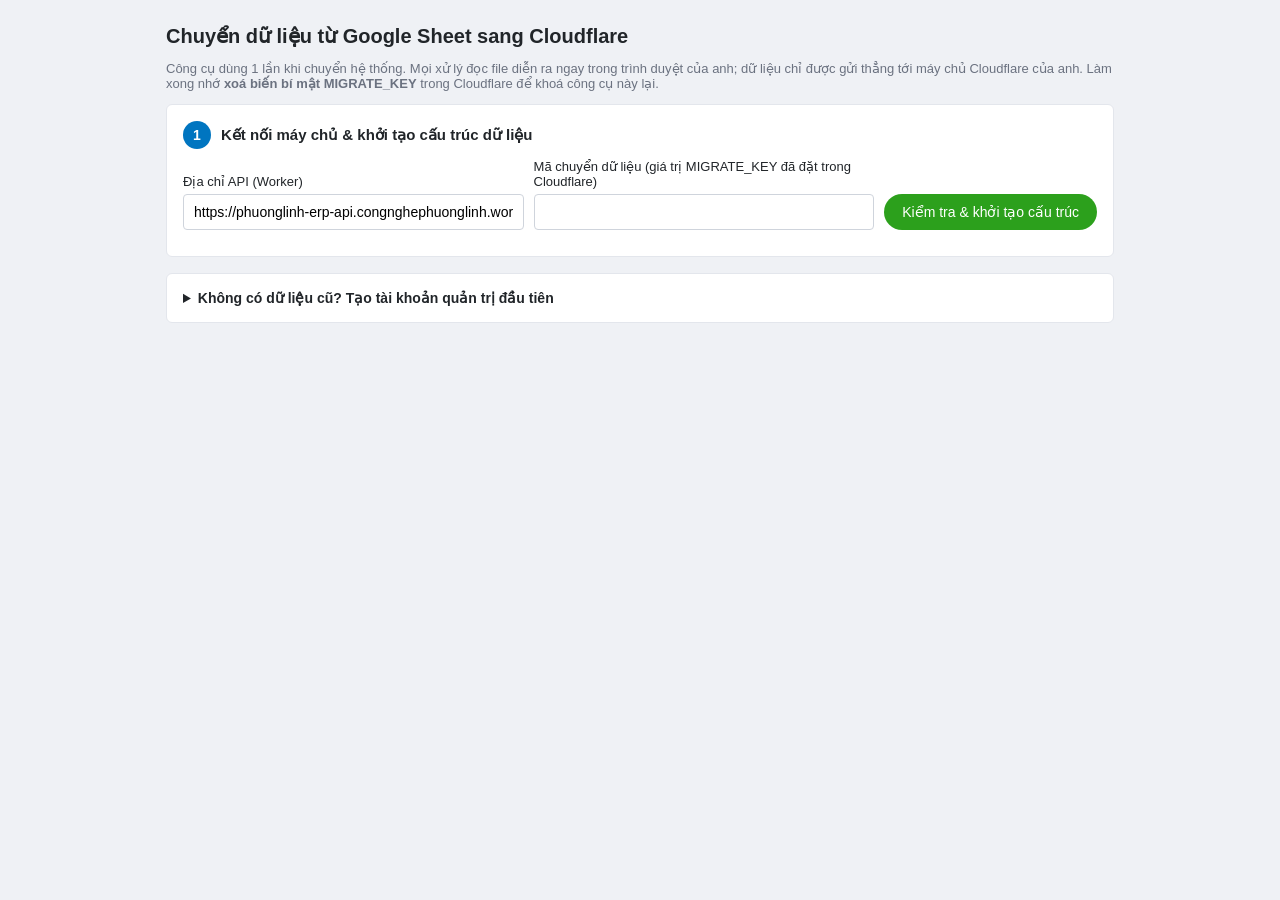
<file: migrate.html>
<!DOCTYPE html>
<html lang="vi">
<head>
<meta charset="UTF-8">
<meta name="viewport" content="width=device-width, initial-scale=1.0">
<title>Chuyển dữ liệu Google Sheet → Cloudflare — Phương Linh</title>
<link rel="icon" type="image/png" href="favicon-32.png">
<link rel="stylesheet" href="css/app.css">
<style>
  body{background:var(--paper);}
  main.mig{max-width:980px;margin:0 auto;padding:18px 16px 60px;}
  .mig h1{font-size:20px;margin:6px 0 4px;font-family:var(--font-display);}
  .buoc{display:flex;align-items:center;gap:10px;margin:0 0 10px;}
  .buoc .so{width:28px;height:28px;border-radius:50%;background:var(--brand);color:#fff;display:flex;align-items:center;justify-content:center;font-weight:800;flex:0 0 auto;}
  .buoc h3{margin:0;font-size:15px;}
  .log{background:#0d1b4d;color:#dfe7ff;font-family:var(--font-mono);font-size:12.5px;border-radius:10px;padding:10px 12px;max-height:260px;overflow:auto;white-space:pre-wrap;}
  .kq-ok{color:var(--good);font-weight:800;} .kq-loi{color:var(--bad);font-weight:800;}
  .canhbao{background:var(--warn-soft);border:1px solid #f0c37e;border-radius:10px;padding:10px 12px;font-size:13px;margin:8px 0;}
  .an{display:none;}
  table.mini{min-width:0;} table.mini td,table.mini th{padding:6px 8px;}
  .hang{display:flex;gap:10px;flex-wrap:wrap;align-items:flex-end;}
  .hang .field{flex:1;min-width:220px;}
  label.chk{display:flex;align-items:flex-start;gap:8px;font-size:13.5px;margin:8px 0;}
  label.chk input{width:auto;margin-top:3px;}
</style>
</head>
<body>
<main class="mig">
  <h1>Chuyển dữ liệu từ Google Sheet sang Cloudflare</h1>
  <p class="muted">Công cụ dùng 1 lần khi chuyển hệ thống. Mọi xử lý đọc file diễn ra ngay trong trình duyệt của anh; dữ liệu chỉ được gửi thẳng tới máy chủ Cloudflare của anh. Làm xong nhớ <b>xoá biến bí mật MIGRATE_KEY</b> trong Cloudflare để khoá công cụ này lại.</p>

  <!-- BƯỚC 1 -->
  <section class="panel">
    <div class="buoc"><div class="so">1</div><h3>Kết nối máy chủ & khởi tạo cấu trúc dữ liệu</h3></div>
    <div class="hang">
      <div class="field"><label>Địa chỉ API (Worker)</label><input id="apiUrl" placeholder="https://phuonglinh-erp-api.xxx.workers.dev"></div>
      <div class="field"><label>Mã chuyển dữ liệu (giá trị MIGRATE_KEY đã đặt trong Cloudflare)</label><input id="migKey" type="password" autocomplete="off"></div>
      <button class="btn" id="btnKetNoi">Kiểm tra &amp; khởi tạo cấu trúc</button>
    </div>
    <div id="kqKetNoi" style="margin-top:10px;"></div>
  </section>

  <!-- BƯỚC 2 -->
  <section class="panel an" id="panelFile">
    <div class="buoc"><div class="so">2</div><h3>Chọn file Excel tải từ Google Sheet</h3></div>
    <p class="muted">Mở Google Sheet của app cũ → <b>Tệp → Tải xuống → Microsoft Excel (.xlsx)</b>. Chọn file vừa tải ở đây. Kiểm tra múi giờ tại <b>Tệp → Cài đặt → Múi giờ</b> của Google Sheet (thường là GMT+7).</p>
    <div class="hang">
      <div class="field"><label>File .xlsx</label><input type="file" id="fileXlsx" accept=".xlsx"></div>
      <div class="field" style="max-width:220px;"><label>Múi giờ của Google Sheet (giờ, VD 7)</label><input id="muiGio" type="number" value="7" step="1"></div>
      <button class="btn" id="btnDocFile">Đọc &amp; kiểm tra file</button>
    </div>
    <div id="kqDocFile" style="margin-top:10px;"></div>
  </section>

  <!-- BƯỚC 3 -->
  <section class="panel an" id="panelTon">
    <div class="buoc"><div class="so">3</div><h3>Rà tồn kho: số trên Sheet so với số tính lại từ sổ nhập–xuất</h3></div>
    <p class="muted">Hệ thống mới <b>không lưu tồn kho bằng tay nữa</b> — tồn luôn = tổng nhập − tổng xuất/sửa chữa/gia công (đã quy đổi Cuộn → Mét). Dưới đây là các mặt hàng mà số trên Sheet khác số tính từ sổ. Chênh lệch thường do lỗi cũ của bản Apps Script (VD xoá phiếu theo Cuộn chỉ hoàn lại 1 thay vì 300), hoặc do anh từng sửa tay số tồn trên Sheet sau khi kiểm kê.</p>
    <p class="muted"><b>Không tick</b> = dùng số tính từ sổ. <b>Tick "Giữ số Sheet"</b> = số trên Sheet mới là số đúng thực tế (hệ thống thêm 1 dòng "điều chỉnh tồn" để khớp đúng số đó).</p>
    <div id="bangTon"></div>
  </section>

  <!-- BƯỚC 4 -->
  <section class="panel an" id="panelChuyen">
    <div class="buoc"><div class="so">4</div><h3>Chuyển dữ liệu &amp; đối soát</h3></div>
    <label class="chk an" id="dongXoaCu"><input type="checkbox" id="chkXoaCu"> <span>Trên Cloudflare <b>đang có dữ liệu</b>. Tick để <b>xoá sạch</b> rồi chuyển lại từ đầu (dùng khi chạy thử nhiều lần).</span></label>
    <button class="btn" id="btnChuyen">🚀 Bắt đầu chuyển dữ liệu</button>
    <div class="log an" id="log" style="margin-top:10px;"></div>
    <div id="kqDoiSoat" style="margin-top:12px;"></div>
  </section>

  <!-- PHỤ: làm mới hoàn toàn -->
  <section class="panel">
    <details>
      <summary style="cursor:pointer;font-weight:700;">Không có dữ liệu cũ? Tạo tài khoản quản trị đầu tiên</summary>
      <p class="muted">Chỉ dùng khi bắt đầu mới hoàn toàn (không chuyển từ Google Sheet). Làm Bước 1 trước, sau đó tạo admin ở đây.</p>
      <div class="hang">
        <div class="field"><label>Họ tên</label><input id="adHoTen" value="Vũ Mạnh Hưng"></div>
        <div class="field"><label>Tên đăng nhập</label><input id="adTen" value="admin"></div>
        <div class="field"><label>Mật khẩu (≥ 6 ký tự)</label><input id="adMk" type="password"></div>
        <button class="btn secondary" id="btnTaoAdmin">Tạo tài khoản</button>
      </div>
      <div id="kqTaoAdmin" class="muted" style="margin-top:8px;"></div>
    </details>
  </section>
</main>
<div class="toast" id="toast"></div>

<script src="js/config.js"></script>
<script>
/* =====================================================================
   CÔNG CỤ CHUYỂN DỮ LIỆU — đọc file .xlsx xuất từ Google Sheet của bản Apps Script, chuẩn hoá, rồi gửi vào
   D1 qua các lệnh migrate.* của Worker (chỉ chạy được khi Worker có biến bí mật MIGRATE_KEY).
   ===================================================================== */
const $ = id => document.getElementById(id);
const T = 'T', R = 'R', D = 'D', DT = 'DT'; // chữ, số, ngày (YYYY-MM-DD), ngày giờ (ISO)
const CT = { IDPhieu: T, MaHH: T, TenHH: T, SoLuong: R, DonGia: R, ThanhTien: R, ThueSuat: T, TienThue: R, ThanhTienSauThue: R, DVT: T };
// Cột của từng sheet GAS cũ (đúng tên sheet/cột Code.gs) — loại dữ liệu để chuẩn hoá khi đọc.
const BANG = {
  Config: { Key: T, Value: T },
  NguoiDung: { MaNV: T, HoTen: T, TenDangNhap: T, MatKhauHash: T, VaiTro: T, TrangThai: T, NgayTao: D },
  HangHoa: { MaHH: T, TenHH: T, Loai: T, DVT: T, GiaVonTB: R, GiaBan: R, TonKho: R, TonKhoToiThieu: R, GhiChu: T, NgayTao: D, DVTNhap: T, HeSoQuyDoi: R },
  NhaCungCap: { MaNCC: T, TenNCC: T, MST: T, DiaChi: T, SDT: T, Email: T, GhiChu: T },
  KhachHang: { MaKH: T, TenKH: T, MST: T, DiaChi: T, SDT: T, Email: T, GhiChu: T },
  NhapKho: { IDPhieu: T, Ngay: D, MaNCC: T, TenNCC: T, SoHDMuaVao: T, GhiChu: T, TongTienTruocThue: R, TongTienThue: R, TongTien: R, DaTra: R, NguoiTao: T, Timestamp: DT },
  NhapKhoCT: CT,
  XuatBan: { IDPhieu: T, Ngay: D, MaKH: T, TenKH: T, MSTKhachHang: T, SoHDDT: T, KyHieuHD: T, GhiChu: T, TongTienTruocThue: R, TongTienThue: R, TongTien: R, DaThu: R, TrangThaiHD: T, NguoiTao: T, Timestamp: DT },
  XuatBanCT: { ...CT, GiaVon: R },
  SuaChua: { IDPhieu: T, Ngay: D, MaKH: T, TenKH: T, SDT: T, ThietBi: T, TinhTrangTiepNhan: T, PhuKienKemTheo: T, NguoiPhuTrach: T, TrangThai: T, NgayHenTra: D, NgayHoanThanh: D,
    TienCong: R, TienCongThueSuat: T, TienCongThue: R, TongTienLinhKien: R, TongTienLinhKienThue: R, TongTienTruocThue: R, TongTienThue: R, TongTien: R, DaThu: R,
    SoHDDT: T, KyHieuHD: T, TrangThaiHD: T, BaoHanhNgay: R, GhiChu: T, NguoiTao: T, Timestamp: DT },
  SuaChuaCT: CT,
  GiaCong: { IDPhieu: T, Loai: T, Ngay: D, MaDoiTac: T, TenDoiTac: T, MoTaCongViec: T, SoLuongSanPham: R, DonViTinh: T, ChiPhiGiaCongTruocThue: R, ThueSuatGiaCong: T,
    TienThueGiaCong: R, ChiPhiGiaCong: R, TrangThai: T, NgayHenTra: D, NgayHoanThanh: D, DaThu: R, DaTra: R, SoHDDT: T, KyHieuHD: T, TrangThaiHD: T, GhiChu: T, NguoiTao: T, Timestamp: DT },
  GiaCongCT: CT,
  SoQuy: { IDPhieu: T, Ngay: D, Loai: T, NhomMuc: T, SoTien: R, PhuongThuc: T, NguonGoc: T, MoTa: T, NguoiTao: T, Timestamp: DT },
  NhatKyHoatDong: { Timestamp: DT, NguoiDung: T, HanhDong: T, ChiTiet: T }
};
const KHOA = { Config: 'Key', NguoiDung: 'MaNV', HangHoa: 'MaHH', NhaCungCap: 'MaNCC', KhachHang: 'MaKH', NhapKho: 'IDPhieu', XuatBan: 'IDPhieu', SuaChua: 'IDPhieu', GiaCong: 'IDPhieu', SoQuy: 'IDPhieu' };
const CT_CUA = { NhapKhoCT: 'NhapKho', XuatBanCT: 'XuatBan', SuaChuaCT: 'SuaChua', GiaCongCT: 'GiaCong' };
const THU_TU = ['Config', 'NguoiDung', 'HangHoa', 'NhaCungCap', 'KhachHang', 'NhapKho', 'NhapKhoCT', 'XuatBan', 'XuatBanCT', 'SuaChua', 'SuaChuaCT', 'GiaCong', 'GiaCongCT', 'SoQuy', 'NhatKyHoatDong'];
// Phiếu do bản cũ TỰ TẠO từ XML/bảng kê — bản cũ lưu ngày bị lùi 1 ngày (lỗi múi giờ khi đổi ngày sang UTC)
const GHI_CHU_TU_DONG = ['Nhập chi tiết từ bảng kê BKBR', 'Nhập chi tiết từ bảng kê BKMV', 'Nhập từ dữ liệu lịch sử (bảng kê Excel)'];

let DL = null;   // dữ liệu đã chuẩn hoá { bang: [rows] }
let TON = [];    // danh sách chênh lệch tồn
let DEM_TREN_SERVER = {};

function showToast(msg) { const t = $('toast'); t.textContent = msg; t.style.display = 'block'; clearTimeout(window._tt); window._tt = setTimeout(() => t.style.display = 'none', 3500); }
const fmt = n => (Math.round(Number(n) * 100) / 100).toLocaleString('vi-VN');
const esc = s => String(s == null ? '' : s).replace(/[&<>"]/g, c => ({ '&': '&amp;', '<': '&lt;', '>': '&gt;', '"': '&quot;' }[c]));
const p2 = n => String(n).padStart(2, '0');
const chuan = s => String(s || '').trim().toLowerCase().replace(/\s+/g, ' ');
function log(msg) { const el = $('log'); el.classList.remove('an'); el.textContent += msg + '\n'; el.scrollTop = el.scrollHeight; }

async function goi(action, extra) {
  const url = $('apiUrl').value.trim().replace(/\/+$/, '');
  const r = await fetch(url, { method: 'POST', body: JSON.stringify({ action, key: $('migKey').value, ...extra }) });
  const text = await r.text();
  let j; try { j = JSON.parse(text); } catch (e) { throw new Error('Máy chủ trả về dữ liệu lạ (HTTP ' + r.status + '): ' + text.slice(0, 150)); }
  if (!j.success) throw new Error(j.error || 'LOI');
  return j.data;
}

// ---------- BƯỚC 1 ----------
if (window.PL_CONFIG && /^https?:\/\//.test(PL_CONFIG.API_URL || '') && !/DIEN/.test(PL_CONFIG.API_URL)) $('apiUrl').value = PL_CONFIG.API_URL;
$('btnKetNoi').addEventListener('click', async () => {
  const kq = $('kqKetNoi'); kq.textContent = 'Đang kết nối...';
  try {
    const s = await goi('migrate.initSchema');
    const st = await goi('migrate.status');
    DEM_TREN_SERVER = st.dem;
    const coDuLieu = Object.entries(st.dem).filter(([, n]) => n > 0);
    kq.innerHTML = `<span class="kq-ok">✓ Kết nối được, cấu trúc dữ liệu sẵn sàng (${s.soLenh} lệnh tạo bảng/chỉ mục đã chạy).</span> ` +
      (coDuLieu.length ? `<div class="canhbao">Cloudflare đang có dữ liệu: ${coDuLieu.map(([b, n]) => `${b} (${n})`).join(', ')}.</div>` : '<span class="muted">Cơ sở dữ liệu đang trống — sẵn sàng nhận dữ liệu.</span>');
    $('dongXoaCu').classList.toggle('an', !coDuLieu.length);
    $('panelFile').classList.remove('an');
  } catch (e) { kq.innerHTML = `<span class="kq-loi">✗ ${esc(e.message)}</span>`; }
});

// ---------- BƯỚC 2: đọc & chuẩn hoá ----------
function taiXlsx() {
  if (window.XLSX) return Promise.resolve();
  return new Promise((ok, loi) => { const s = document.createElement('script'); s.src = 'https://cdnjs.cloudflare.com/ajax/libs/xlsx/0.18.5/xlsx.full.min.js'; s.onload = ok; s.onerror = () => loi(new Error('Không tải được thư viện đọc Excel — kiểm tra mạng.')); document.body.appendChild(s); });
}
function serialSangNgay(n) { const d = new Date(Math.round((n - 25569) * 86400000)); return `${d.getUTCFullYear()}-${p2(d.getUTCMonth() + 1)}-${p2(d.getUTCDate())}`; }
function chuanNgay(v, canhBao) {
  if (v === '' || v == null) return '';
  if (typeof v === 'number') return serialSangNgay(v);
  const s = String(v).trim();
  let m = s.match(/^(\d{4})-(\d{1,2})-(\d{1,2})/); if (m) return `${m[1]}-${p2(m[2])}-${p2(m[3])}`;
  m = s.match(/^(\d{1,2})\/(\d{1,2})\/(\d{4})/); if (m) return `${m[3]}-${p2(m[2])}-${p2(m[1])}`;
  canhBao(`ngày không đọc được "${s}"`); return s;
}
function chuanNgayGio(v, muiGio, canhBao) {
  if (v === '' || v == null) return '';
  if (typeof v === 'number') return new Date(Math.round((v - 25569) * 86400000) - muiGio * 3600000).toISOString();
  const s = String(v).trim();
  const d = new Date(s);
  if (!isNaN(d)) return d.toISOString();
  const m = s.match(/^(\d{1,2})\/(\d{1,2})\/(\d{4})(?:\s+(\d{1,2}):(\d{2})(?::(\d{2}))?)?/);
  if (m) return new Date(Date.UTC(+m[3], +m[2] - 1, +m[1], +(m[4] || 0), +(m[5] || 0), +(m[6] || 0)) - muiGio * 3600000).toISOString();
  canhBao(`ngày giờ không đọc được "${s}"`); return s;
}
function chuanSo(v) {
  if (v === '' || v == null) return null;
  if (typeof v === 'number') return v;
  let s = String(v).replace(/\s|đ|₫/gi, '');
  if (/^-?\d{1,3}(\.\d{3})+(,\d+)?$/.test(s)) s = s.replace(/\./g, '').replace(',', '.');   // 1.234.567,5
  else if (/^-?\d+,\d+$/.test(s)) s = s.replace(',', '.');                                  // 12,5
  else s = s.replace(/,/g, '');                                                             // 1,234,567.5
  const n = Number(s);
  return Number.isFinite(n) ? n : null;
}
function chuanChu(v, cot) {
  if (v === '' || v == null) return '';
  if (typeof v !== 'number') return String(v);
  let s = String(v);
  // Ô số đã mất số 0 đầu (Google Sheet tự hiểu là số) -> bù lại theo quy tắc của Code.gs
  if (/^(MST|MSTKhachHang)$/.test(cot) && /^\d+$/.test(s) && (s.length === 9 || s.length === 12)) s = '0' + s;
  if (cot === 'SDT' && /^\d+$/.test(s) && (s.length === 9 || (s.length === 10 && s[0] === '2'))) s = '0' + s;
  return s;
}

$('btnDocFile').addEventListener('click', async () => {
  const kq = $('kqDocFile');
  const f = $('fileXlsx').files[0];
  if (!f) { showToast('Chọn file .xlsx trước.'); return; }
  kq.textContent = 'Đang đọc file...';
  try {
    await taiXlsx();
    const wb = XLSX.read(new Uint8Array(await f.arrayBuffer()), { type: 'array' });
    const muiGio = Number($('muiGio').value) || 0;
    const canhBao = [];
    const dl = {};
    const boQua = wb.SheetNames.filter(n => !BANG[n]);
    for (const ten of THU_TU) {
      const ws = wb.Sheets[ten];
      if (!ws) { dl[ten] = []; if (!['NhatKyHoatDong', 'SoQuy'].includes(ten)) canhBao.push(`Không thấy sheet "${ten}" trong file.`); continue; }
      const aoa = XLSX.utils.sheet_to_json(ws, { header: 1, raw: true, defval: '' });
      const hdr = (aoa[0] || []).map(h => String(h).trim());
      const cotLa = hdr.filter(h => h && !BANG[ten][h]);
      if (cotLa.length) canhBao.push(`Sheet ${ten}: bỏ qua cột không dùng: ${cotLa.join(', ')}`);
      const rows = [];
      aoa.slice(1).forEach((dong, i) => {
        if (!dong.some(c => c !== '' && c !== null)) return;
        const o = {};
        hdr.forEach((h, j) => {
          const kieu = BANG[ten][h]; if (!kieu) return;
          const v = dong[j];
          const cb = msg => canhBao.push(`Sheet ${ten} dòng ${i + 2}, cột ${h}: ${msg}`);
          o[h] = kieu === R ? chuanSo(v) : kieu === D ? chuanNgay(v, cb) : kieu === DT ? chuanNgayGio(v, muiGio, cb) : chuanChu(v, h);
        });
        rows.push(o);
      });
      // Trùng khoá chính -> giữ dòng đầu
      const k = KHOA[ten];
      if (k) {
        const daCo = new Set(); const sach = [];
        rows.forEach(r => { const v = String(r[k] || ''); if (!v) { canhBao.push(`Sheet ${ten}: 1 dòng trống cột ${k}, bỏ qua`); return; } if (daCo.has(v)) { canhBao.push(`Sheet ${ten}: trùng ${k} "${v}", chỉ giữ dòng đầu`); return; } daCo.add(v); sach.push(r); });
        dl[ten] = sach;
      } else dl[ten] = rows;
    }
    // Dòng chi tiết: bỏ dòng mồ côi (không có đầu phiếu) + tính hệ số quy đổi đã dùng lúc ghi
    const hhMap = {}; dl.HangHoa.forEach(h => { hhMap[h.MaHH] = h; });
    let soDongDonViLon = 0;
    for (const [bangCT, bangDau] of Object.entries(CT_CUA)) {
      const ids = new Set(dl[bangDau].map(r => r.IDPhieu));
      const moCoi = dl[bangCT].filter(r => !ids.has(r.IDPhieu));
      if (moCoi.length) canhBao.push(`${bangCT}: ${moCoi.length} dòng chi tiết không có phiếu tương ứng (dư lại do lỗi ghi dở của bản cũ) — BỎ QUA: ${[...new Set(moCoi.map(r => r.IDPhieu))].slice(0, 8).join(', ')}${moCoi.length > 8 ? '...' : ''}`);
      dl[bangCT] = dl[bangCT].filter(r => ids.has(r.IDPhieu)).map(r => {
        const hh = hhMap[r.MaHH];
        const laDonViLon = hh && chuan(r.DVT) && chuan(r.DVT) === chuan(hh.DVTNhap) && chuan(r.DVT) !== chuan(hh.DVT) && Number(hh.HeSoQuyDoi) > 0;
        const heSo = laDonViLon ? Number(hh.HeSoQuyDoi) : 1;
        if (laDonViLon) soDongDonViLon++;
        return { ...r, HeSoQuyDoi: heSo, SoLuongQuyDoi: (Number(r.SoLuong) || 0) * heSo };
      });
    }
    DL = dl;
    // Phiếu tạo tự động bởi bản cũ, có thể bị lùi 1 ngày
    const tuDong = [...dl.NhapKho, ...dl.XuatBan].filter(r => GHI_CHU_TU_DONG.includes(String(r.GhiChu || '').trim()) && /^\d{4}-\d{2}-\d{2}$/.test(r.Ngay));
    const mau = tuDong.slice(0, 6).map(r => `<tr><td>${esc(r.SoHDDT || r.SoHDMuaVao || '')}</td><td>${esc(r.TenKH || r.TenNCC || '')}</td><td>${esc(r.Ngay)}</td><td>${esc(congNgay(r.Ngay, 1))}</td></tr>`).join('');
    kq.innerHTML = `
      <div class="tableWrap"><table class="mini"><thead><tr><th>Sheet</th><th>Số dòng sẽ chuyển</th></tr></thead><tbody>
        ${THU_TU.map(t => `<tr><td>${t}</td><td>${dl[t].length.toLocaleString('vi-VN')}</td></tr>`).join('')}
      </tbody></table></div>
      <p class="muted">${soDongDonViLon} dòng chi tiết được nhận diện là bán/nhập theo đơn vị lớn (VD Cuộn) và đã quy đổi sang đơn vị chính. ${boQua.length ? 'Bỏ qua các sheet: ' + boQua.map(esc).join(', ') + '.' : ''}</p>
      ${canhBao.length ? `<div class="canhbao"><b>${canhBao.length} lưu ý khi đọc file:</b><ul style="margin:6px 0 0;padding-left:18px;">${canhBao.slice(0, 40).map(c => `<li>${esc(c)}</li>`).join('')}${canhBao.length > 40 ? `<li>... và ${canhBao.length - 40} lưu ý khác</li>` : ''}</ul></div>` : '<p class="kq-ok">✓ Không có lỗi định dạng.</p>'}
      ${tuDong.length ? `<div class="canhbao">
        <b>${tuDong.length} phiếu do bản cũ tự tạo từ XML/bảng kê hoá đơn.</b> Bản cũ có lỗi đổi ngày theo giờ UTC nên các phiếu này nhiều khả năng bị <b>lùi 1 ngày</b> so với ngày trên hoá đơn. Mở 1–2 hoá đơn gốc đối chiếu với bảng mẫu dưới đây:
        <div class="tableWrap" style="margin:8px 0;"><table class="mini"><thead><tr><th>Số HĐ</th><th>Đối tác</th><th>Ngày trên Sheet</th><th>Nếu cộng 1 ngày</th></tr></thead><tbody>${mau}</tbody></table></div>
        <label class="chk"><input type="checkbox" id="chkCongNgay"> <span>Ngày trên hoá đơn gốc trùng với cột "Nếu cộng 1 ngày" → <b>cộng 1 ngày cho cả ${tuDong.length} phiếu này</b> khi chuyển.</span></label>
      </div>` : ''}`;
    dungBangTon();
    $('panelTon').classList.remove('an'); $('panelChuyen').classList.remove('an');
  } catch (e) { kq.innerHTML = `<span class="kq-loi">✗ ${esc(e.message)}</span>`; console.error(e); }
});
function congNgay(ymd, n) { const d = new Date(ymd + 'T00:00:00Z'); d.setUTCDate(d.getUTCDate() + n); return d.toISOString().slice(0, 10); }

// ---------- BƯỚC 3: tồn kho ----------
function tonTheoSo(dl) {
  const ton = {};
  const cong = (rows, dau) => rows.forEach(r => { ton[r.MaHH] = (ton[r.MaHH] || 0) + dau * (Number(r.SoLuongQuyDoi) || 0); });
  cong(dl.NhapKhoCT, 1); cong(dl.XuatBanCT, -1); cong(dl.SuaChuaCT, -1); cong(dl.GiaCongCT, -1);
  return ton;
}
function dungBangTon() {
  const ton = tonTheoSo(DL);
  TON = DL.HangHoa.filter(h => h.Loai === 'HangHoa').map(h => {
    const soSheet = Number(h.TonKho) || 0, soSo = Math.round((ton[h.MaHH] || 0) * 10000) / 10000;
    return { MaHH: h.MaHH, TenHH: h.TenHH, DVT: h.DVT, soSheet, soSo, giaVon: Number(h.GiaVonTB) || 0, giu: false };
  }).filter(t => Math.abs(t.soSheet - t.soSo) > 1e-6);
  const el = $('bangTon');
  if (!TON.length) { el.innerHTML = '<p class="kq-ok">✓ Tồn kho mọi mặt hàng trên Sheet khớp đúng với số tính từ sổ nhập–xuất.</p>'; return; }
  el.innerHTML = `<p><b>${TON.length}</b> mặt hàng chênh lệch.
      <button class="btn secondary small" type="button" onclick="TON.forEach(t=>t.giu=true);dungLaiTick()">Giữ số Sheet cho tất cả</button>
      <button class="btn secondary small" type="button" onclick="TON.forEach(t=>t.giu=false);dungLaiTick()">Dùng số tính từ sổ cho tất cả</button></p>
    <div class="tableWrap" style="max-height:420px;"><table class="mini"><thead><tr><th>Mặt hàng</th><th>ĐVT</th><th>Tồn trên Sheet</th><th>Tồn tính từ sổ</th><th>Chênh</th><th>Giữ số Sheet</th></tr></thead><tbody>
      ${TON.map((t, i) => `<tr><td>${esc(t.TenHH)}</td><td>${esc(t.DVT)}</td><td>${fmt(t.soSheet)}</td><td>${fmt(t.soSo)}</td>
        <td><span class="tag ${t.soSheet > t.soSo ? 'warn' : 'bad'}">${t.soSheet > t.soSo ? '+' : ''}${fmt(t.soSheet - t.soSo)}</span></td>
        <td><input type="checkbox" class="chkGiu" data-i="${i}" onchange="TON[${i}].giu=this.checked"></td></tr>`).join('')}
    </tbody></table></div>`;
}
function dungLaiTick() { document.querySelectorAll('.chkGiu').forEach(c => { c.checked = TON[Number(c.dataset.i)].giu; }); }

// ---------- BƯỚC 4: chuyển & đối soát ----------
$('btnChuyen').addEventListener('click', async () => {
  if (!DL) { showToast('Đọc file ở Bước 2 trước.'); return; }
  const btn = $('btnChuyen'); btn.disabled = true; $('log').textContent = ''; $('kqDoiSoat').innerHTML = '';
  try {
    const st = await goi('migrate.status');
    const coDuLieu = Object.values(st.dem).some(n => n > 0);
    if (coDuLieu) {
      if (!$('chkXoaCu').checked) { $('dongXoaCu').classList.remove('an'); throw new Error('Cloudflare đang có dữ liệu — tick ô "xoá sạch" phía trên nếu muốn chuyển lại từ đầu.'); }
      if (!confirm('Xoá SẠCH toàn bộ dữ liệu hiện có trên Cloudflare rồi chuyển lại từ đầu?')) throw new Error('Đã huỷ.');
      await goi('migrate.reset', { xacNhan: 'XOA_HET' }); log('Đã xoá dữ liệu cũ trên Cloudflare.');
    }
    // Áp dụng sửa lệch ngày (nếu anh chọn) trên bản sao dữ liệu
    const dl = JSON.parse(JSON.stringify(DL));
    if ($('chkCongNgay') && $('chkCongNgay').checked) {
      let n = 0;
      [...dl.NhapKho, ...dl.XuatBan].forEach(r => { if (GHI_CHU_TU_DONG.includes(String(r.GhiChu || '').trim()) && /^\d{4}-\d{2}-\d{2}$/.test(r.Ngay)) { r.Ngay = congNgay(r.Ngay, 1); n++; } });
      log(`Đã cộng 1 ngày cho ${n} phiếu tạo tự động từ hoá đơn.`);
    }
    for (const ten of THU_TU) {
      const rows = dl[ten];
      if (!rows.length) { log(`${ten}: 0 dòng`); continue; }
      // Cỡ lô tính dư ra 3 cột (máy chủ có thể có thêm cột mới như SoLanSai...) và tối đa ~30 câu lệnh/lần gửi,
      // dưới giới hạn 40 lệnh/lần của Worker (gói miễn phí giới hạn 50 lệnh D1 mỗi request).
      const soCot = Object.keys(BANG[ten]).length + (CT_CUA[ten] ? 2 : 0);
      const lo = Math.floor(100 / (soCot + 3)) * 30;
      for (let i = 0; i < rows.length; i += lo) {
        await goi('migrate.insert', { table: ten, rows: rows.slice(i, i + lo) });
        log(`${ten}: ${Math.min(i + lo, rows.length)}/${rows.length}`);
      }
    }
    // Tính lại tồn + giá vốn từ sổ, kèm dòng điều chỉnh cho mặt hàng anh chọn giữ số Sheet
    const dieuChinhTheoMa = {};
    TON.filter(t => t.giu).forEach(t => { dieuChinhTheoMa[t.MaHH] = { MaHH: t.MaHH, SoLuongQuyDoi: t.soSheet - t.soSo, DonGiaQuyDoi: t.giaVon }; });
    const tatCaMa = dl.HangHoa.map(h => h.MaHH);
    for (let i = 0; i < tatCaMa.length; i += 150) {
      const lo = tatCaMa.slice(i, i + 150);
      await goi('migrate.finalize', { maHHs: lo, dieuChinh: lo.map(m => dieuChinhTheoMa[m]).filter(Boolean) });
      log(`Tính lại tồn kho & giá vốn từ sổ: ${Math.min(i + 150, tatCaMa.length)}/${tatCaMa.length} mặt hàng`);
    }
    log('Đang đối soát...');
    await doiSoat(dl, dieuChinhTheoMa);
  } catch (e) { log('✗ LỖI: ' + e.message); showToast(e.message); }
  finally { btn.disabled = false; }
});

async function doiSoat(dl, dieuChinhTheoMa) {
  const sv = await goi('migrate.doiSoat');
  const tong = (rows, f) => rows.reduce((s, r) => s + (Number(f(r)) || 0), 0);
  const tt = r => (r.TongTienTruocThue !== null && r.TongTienTruocThue !== undefined && r.TongTienTruocThue !== '') ? r.TongTienTruocThue : r.TongTien;
  const cfg = {}; dl.Config.forEach(c => { cfg[c.Key] = c.Value; });
  const quy = pt => (Number(cfg[{ TienMat: 'SoDuTienMatDauKy', ChuyenKhoan: 'SoDuChuyenKhoanDauKy', The: 'SoDuTheDauKy' }[pt]]) || 0)
    + tong(dl.SoQuy.filter(r => r.PhuongThuc === pt && r.Loai === 'Thu'), r => r.SoTien) - tong(dl.SoQuy.filter(r => r.PhuongThuc === pt && r.Loai === 'Chi'), r => r.SoTien);
  const kyVong = {
    phaiThu: tong(dl.XuatBan, r => (Number(r.TongTien) || 0) - (Number(r.DaThu) || 0)) + tong(dl.SuaChua, r => (Number(r.TongTien) || 0) - (Number(r.DaThu) || 0))
      + tong(dl.GiaCong.filter(g => g.Loai === 'NhanGiaCongChoKhach'), r => (Number(r.ChiPhiGiaCong) || 0) - (Number(r.DaThu) || 0)),
    phaiTra: tong(dl.NhapKho, r => (Number(r.TongTien) || 0) - (Number(r.DaTra) || 0)) + tong(dl.GiaCong.filter(g => g.Loai === 'ThueNgoaiGiaCong'), r => (Number(r.ChiPhiGiaCong) || 0) - (Number(r.DaTra) || 0)),
    doanhThu: tong(dl.XuatBan, tt), nhap: tong(dl.NhapKho, tt)
  };
  const dong = [];
  const them = (ten, a, b, laTien) => dong.push({ ten, a, b, ok: Math.abs((Number(a) || 0) - (Number(b) || 0)) < (laTien ? 0.5 : 1e-9) });
  THU_TU.forEach(t => them(`Số dòng ${t}`, dl[t].length, sv.dem[t]));
  them('Tổng công nợ phải thu', kyVong.phaiThu, sv.congNoPhaiThu, true);
  them('Tổng công nợ phải trả', kyVong.phaiTra, sv.congNoPhaiTra, true);
  them('Tổng doanh thu bán hàng (trước thuế)', kyVong.doanhThu, sv.doanhThuXuatBan, true);
  them('Tổng giá trị nhập kho (trước thuế)', kyVong.nhap, sv.tongNhapKho, true);
  ['TienMat', 'ChuyenKhoan', 'The'].forEach(pt => them(`Số dư quỹ ${{ TienMat: 'tiền mặt', ChuyenKhoan: 'chuyển khoản', The: 'thẻ' }[pt]}`, quy(pt), sv.soDuQuy[pt], true));
  // Tồn kho: kỳ vọng = số tính từ sổ, hoặc số Sheet nếu anh chọn giữ
  const tonSo = tonTheoSo(dl);
  const hh = dl.HangHoa.filter(h => h.Loai === 'HangHoa');
  const lechTon = hh.filter(h => {
    const ky = dieuChinhTheoMa[h.MaHH] ? Number(h.TonKho) || 0 : (tonSo[h.MaHH] || 0);
    return Math.abs(ky - (sv.ton[h.MaHH] || 0)) > 1e-4;
  });
  dong.push({ ten: 'Tồn kho từng mặt hàng', a: `${hh.length} mặt hàng`, b: `${hh.length - lechTon.length} khớp`, ok: !lechTon.length });
  const tatCaOk = dong.every(d => d.ok);
  $('kqDoiSoat').innerHTML = `
    <h3 style="margin:6px 0;">${tatCaOk ? '<span class="kq-ok">✓ ĐỐI SOÁT KHỚP 100%</span>' : '<span class="kq-loi">✗ CÓ CHỖ CHƯA KHỚP — xem các dòng đánh dấu đỏ</span>'}</h3>
    <div class="tableWrap"><table class="mini"><thead><tr><th>Hạng mục</th><th>Theo file Sheet</th><th>Trên Cloudflare</th><th></th></tr></thead><tbody>
      ${dong.map(d => `<tr><td>${esc(d.ten)}</td><td>${typeof d.a === 'number' ? fmt(d.a) : esc(d.a)}</td><td>${typeof d.b === 'number' ? fmt(d.b) : esc(d.b)}</td><td>${d.ok ? '<span class="kq-ok">✓</span>' : '<span class="kq-loi">✗</span>'}</td></tr>`).join('')}
    </tbody></table></div>
    ${lechTon.length ? `<p class="kq-loi">Lệch tồn: ${lechTon.slice(0, 20).map(h => esc(h.TenHH)).join(', ')}</p>` : ''}
    ${tatCaOk ? `<div class="canhbao" style="background:var(--good-soft);border-color:#9fd7b3;"><b>Việc tiếp theo:</b> (1) vào Cloudflare xoá biến bí mật <b>MIGRATE_KEY</b> để khoá công cụ này; (2) mở <b>index.html</b> đăng nhập bằng tài khoản & mật khẩu cũ; (3) cập nhật URL webhook SePay (tab Cài đặt).</div>` : ''}`;
  log(tatCaOk ? '✓ Hoàn tất — đối soát khớp.' : '✗ Hoàn tất nhưng đối soát có chỗ lệch.');
}

// ---------- PHỤ: tạo admin khi làm mới ----------
$('btnTaoAdmin').addEventListener('click', async () => {
  try { await goi('migrate.taoAdmin', { hoTen: $('adHoTen').value, tenDangNhap: $('adTen').value, matKhau: $('adMk').value }); $('kqTaoAdmin').innerHTML = '<span class="kq-ok">✓ Đã tạo — mở index.html để đăng nhập.</span>'; }
  catch (e) { $('kqTaoAdmin').innerHTML = `<span class="kq-loi">✗ ${esc(e.message)}</span>`; }
});
</script>
</body>
</html>
</file>
<file: css/app.css>
/* Giao diện app Phương Linh — bố cục kiểu phần mềm kế toán/ERP: menu dọc tối màu bên trái, thanh trên trắng,
   tiêu đề trang lớn + nút xanh lá, hàng thẻ số liệu nhiều màu, bảng tiêu đề xám in hoa.
   Đổi màu toàn app: chỉ sửa các biến trong :root bên dưới. */
:root{
  --ink:#212529;--ink-soft:#6b7280;--paper:#eff1f5;--card:#ffffff;--line:#e3e6ec;--line-strong:#cfd4dc;
  --primary:#2ca01c;--primary-deep:#238016;--primary-soft:#eaf6e8;
  --link:#0075c0;--link-soft:#e6f2fb;
  --sb-bg:#363845;--sb-hover:#414452;--sb-active:#4c4f5f;--sb-ink:#d5d8e0;--sb-muted:#8d91a0;
  --k-blue:#1ba1e2;--k-navy:#0a6fbf;--k-orange:#ff7f27;--k-gray:#8e959e;--k-green:#6cbf36;--k-red:#e5484d;--k-teal:#12a59c;
  --good:#1e8e3e;--good-soft:#e6f4ea;--bad:#d93025;--bad-soft:#fce8e6;
  --warn:#c26401;--warn-soft:#fff1e0;--info:#0075c0;--info-soft:#e6f2fb;
  /* giữ lại tên biến cũ để các đoạn code/inline style cũ vẫn chạy */
  --brand:var(--link);--brand-soft:var(--link-soft);--brand-deep:#0b4f86;
  --accent:var(--primary);--accent-soft:var(--primary-soft);
  --radius:6px;font-size:14px;
  --font-body:'Roboto',-apple-system,BlinkMacSystemFont,'Segoe UI',Arial,sans-serif;
  --sb-w:224px;--sb-w-thu:64px;--top-h:56px;
}
*{box-sizing:border-box;}
body{margin:0;font-family:var(--font-body);background:var(--paper);color:var(--ink);font-size:14px;}
input,select,button,textarea{font-family:inherit;font-size:14px;}
@media (max-width:900px){input,select,textarea{font-size:16px;}} /* iOS không tự phóng to khi gõ */
a{color:var(--link);}
svg{flex:0 0 auto;}
/* Số tiền: chữ số đều cột, không bị ngắt dòng giữa số và "đ" */
.num{font-variant-numeric:tabular-nums;white-space:nowrap;}

/* ================= ĐĂNG NHẬP ================= */
#loginScreen{min-height:100vh;display:flex;align-items:center;justify-content:center;background:linear-gradient(150deg,#2b2d38 0%,#363845 45%,#23583a 100%);padding:20px;}
.loginCard{background:var(--card);border-radius:10px;padding:34px 30px;width:100%;max-width:380px;box-shadow:0 24px 60px rgba(0,0,0,.35);}
.loginCard h1{font-size:20px;margin:0 0 4px;text-align:center;}
.loginCard .loginLogo{height:84px;width:auto;display:block;margin:0 auto 14px;object-fit:contain;}
.loginCard .sub{color:var(--ink-soft);font-size:12.5px;margin:0 0 22px;text-align:center;}
.loginCard label{display:block;font-size:13px;color:var(--ink);margin-bottom:6px;font-weight:500;}
.loginCard input{width:100%;padding:11px 12px;border:1px solid var(--line-strong);border-radius:4px;margin-bottom:14px;font-size:15px;}
.loginCard input:focus{outline:none;border-color:var(--primary);box-shadow:0 0 0 3px var(--primary-soft);}
.btnPrimary{width:100%;padding:11px;border:none;border-radius:4px;background:var(--primary);color:#fff;font-weight:700;cursor:pointer;font-size:15px;}
.btnPrimary:hover{background:var(--primary-deep);}
.loginErr{color:var(--bad);font-size:13px;margin:-6px 0 14px;min-height:16px;}

/* ================= KHUNG APP ================= */
#appShell{display:none;min-height:100vh;}
.sidebar{position:sticky;top:0;height:100vh;width:var(--sb-w);flex:0 0 var(--sb-w);background:var(--sb-bg);color:var(--sb-ink);display:flex;flex-direction:column;overflow-y:auto;overflow-x:hidden;z-index:70;transition:width .18s,flex-basis .18s,transform .2s;}
.sbBrand{display:flex;align-items:center;gap:10px;padding:14px 16px;border-bottom:1px solid rgba(255,255,255,.07);min-height:var(--top-h);}
.sbLogo{width:32px;height:32px;border-radius:50%;background:#fff;padding:3px;object-fit:contain;flex:0 0 auto;}
.sbBrandText{display:flex;flex-direction:column;line-height:1.25;white-space:nowrap;}
.sbBrandText b{color:#fff;font-size:14px;letter-spacing:.3px;}
.sbBrandText small{color:var(--sb-muted);font-size:11.5px;}
.sbUser{display:flex;align-items:center;gap:10px;padding:12px 16px;border-bottom:1px solid rgba(255,255,255,.07);}
.sbUserText{display:flex;flex-direction:column;line-height:1.3;min-width:0;}
.sbUserText b{font-size:13px;color:#fff;font-weight:500;white-space:nowrap;overflow:hidden;text-overflow:ellipsis;}
.sbUserText small{font-size:11.5px;color:var(--sb-muted);}
.avatar{width:32px;height:32px;border-radius:50%;background:var(--primary);color:#fff;display:inline-flex;align-items:center;justify-content:center;font-weight:700;font-size:13px;flex:0 0 auto;text-transform:uppercase;}
.sbNav{display:flex;flex-direction:column;padding:8px 0 16px;}
.sbNav button{display:flex;align-items:center;gap:12px;width:100%;padding:10px 18px;background:none;border:none;border-left:3px solid transparent;color:var(--sb-ink);font-size:14px;text-align:left;cursor:pointer;white-space:nowrap;transition:background .12s,color .12s;}
.sbNav button svg{width:19px;height:19px;fill:none;stroke:currentColor;stroke-width:1.7;stroke-linecap:round;stroke-linejoin:round;}
.sbNav button:hover{background:var(--sb-hover);color:#fff;}
.sbNav button.active{background:var(--sb-active);color:#fff;border-left-color:var(--primary);font-weight:500;}
.sbGroup{padding:14px 21px 5px;font-size:10.5px;font-weight:700;letter-spacing:.8px;text-transform:uppercase;color:var(--sb-muted);white-space:nowrap;}
.sbBackdrop{display:none;}

/* Thu gọn menu trên máy tính (bấm ☰): chỉ còn biểu tượng */
body.sbThuGon .sidebar{width:var(--sb-w-thu);flex-basis:var(--sb-w-thu);}
body.sbThuGon .sbBrandText,body.sbThuGon .sbUserText,body.sbThuGon .sbNav button span,body.sbThuGon .sbGroup{display:none;}
body.sbThuGon .sbBrand,body.sbThuGon .sbUser{justify-content:center;padding-left:0;padding-right:0;}
body.sbThuGon .sbNav button{justify-content:center;padding:11px 0;}
body.sbThuGon .sbGroup{display:block;height:1px;padding:0;margin:8px 14px;background:rgba(255,255,255,.1);font-size:0;}

.mainCol{flex:1;min-width:0;display:flex;flex-direction:column;}
header.topbar{height:var(--top-h);background:#fff;border-bottom:1px solid var(--line);display:flex;align-items:center;gap:12px;padding:0 16px 0 8px;position:sticky;top:0;z-index:50;}
.tbIcon{display:inline-flex;align-items:center;justify-content:center;gap:6px;height:38px;min-width:38px;border:none;background:none;border-radius:6px;cursor:pointer;color:var(--ink);padding:0 8px;}
.tbIcon svg{width:22px;height:22px;fill:none;stroke:currentColor;stroke-width:1.8;stroke-linecap:round;stroke-linejoin:round;}
.tbIcon:hover{background:var(--paper);}
header.topbar .brand{flex:1 1 auto;min-width:0;font-weight:500;font-size:15px;white-space:nowrap;overflow:hidden;text-overflow:ellipsis;}
.tbPill{display:inline-flex;align-items:center;gap:7px;border:1px solid var(--line-strong);border-radius:20px;padding:5px 12px;font-size:12.5px;color:var(--ink);white-space:nowrap;}
.tbPill i{width:7px;height:7px;border-radius:50%;background:var(--primary);display:inline-block;}
header.topbar .userInfo{display:flex;align-items:center;gap:10px;flex:0 0 auto;}
header.topbar .who{display:flex;flex-direction:column;line-height:1.25;max-width:170px;}
header.topbar .who span{white-space:nowrap;overflow:hidden;text-overflow:ellipsis;}
#userHoTenLabel{font-size:13px;font-weight:500;}
#userVaiTroLabel{font-size:11.5px;color:var(--ink-soft);}
header.topbar .logout{border:1px solid var(--line-strong);height:34px;font-size:13px;}
header.topbar .logout svg{width:17px;height:17px;}
header.topbar .logout:hover{border-color:var(--bad);color:var(--bad);background:var(--bad-soft);}

main{flex:1;padding:20px 24px 40px;width:100%;max-width:1480px;}
.view{display:none;animation:fade .15s ease;}
.view.active{display:block;}
@keyframes fade{from{opacity:0}to{opacity:1}}

/* Điện thoại / máy tính bảng dọc: menu thành ngăn kéo trượt từ trái */
@media (max-width:900px){
  .sidebar{position:fixed;left:0;top:0;bottom:0;transform:translateX(-100%);width:260px;flex-basis:260px;box-shadow:none;visibility:hidden;transition:transform .2s,visibility .2s;}
  body.sbMo .sidebar{transform:none;visibility:visible;box-shadow:6px 0 24px rgba(0,0,0,.25);}
  body.sbMo .sbBackdrop{display:block;position:fixed;inset:0;background:rgba(0,0,0,.4);z-index:65;}
  body.sbThuGon .sidebar{width:260px;flex-basis:260px;}
  body.sbThuGon .sbBrandText,body.sbThuGon .sbUserText,body.sbThuGon .sbNav button span{display:flex;}
  body.sbThuGon .sbNav button span{display:inline;}
  body.sbThuGon .sbGroup{display:block;height:auto;padding:14px 21px 5px;margin:0;background:none;font-size:10.5px;}
  body.sbThuGon .sbNav button{justify-content:flex-start;padding:10px 18px;}
  body.sbThuGon .sbBrand,body.sbThuGon .sbUser{justify-content:flex-start;padding:12px 16px;}
  main{padding:14px 12px 32px;}
  .tbPill{display:none;}
  header.topbar{padding:0 10px 0 4px;gap:6px;}
  header.topbar .brand{font-size:13.5px;}
}
@media (max-width:600px){
  header.topbar .who,header.topbar .userInfo>.avatar{display:none;}
  header.topbar .logout span{display:none;}
  header.topbar .logout{border:none;}
}

/* ================= TIÊU ĐỀ TRANG + NÚT CHÍNH ================= */
.subhead{display:flex;justify-content:space-between;align-items:center;margin-bottom:14px;flex-wrap:wrap;gap:10px;}
h2.viewTitle{font-size:24px;font-weight:700;margin:0;letter-spacing:-.2px;}
.nhomNut{display:flex;gap:8px;flex-wrap:wrap;}
@media (max-width:600px){h2.viewTitle{font-size:20px;}}

/* ================= THẺ SỐ LIỆU ================= */
.cardGrid{display:grid;grid-template-columns:repeat(auto-fit,minmax(170px,1fr));gap:10px;margin-bottom:16px;}
.statCard{background:var(--card);border:1px solid var(--line);border-radius:var(--radius);padding:14px 16px;min-width:0;}
.statCard .label{font-size:12.5px;color:var(--ink-soft);margin-bottom:6px;}
.statCard .val{font-size:20px;font-weight:500;font-variant-numeric:tabular-nums;overflow-wrap:anywhere;}
.statCard.warn .val{color:var(--warn);}
.statCard.bad .val{color:var(--bad);}
.statCard.good .val{color:var(--good);}
/* Thẻ màu đặc: số lớn trên, nhãn dưới, vạch đậm hơn ở chân thẻ */
.statCard.kpi{border:none;color:#fff;display:flex;flex-direction:column-reverse;justify-content:flex-end;gap:2px;padding:14px 16px 16px;box-shadow:inset 0 -4px 0 rgba(0,0,0,.14);min-height:84px;}
.statCard.kpi .label{color:rgba(255,255,255,.92);font-size:13px;margin:0;}
.statCard.kpi .val{color:#fff;font-size:22px;font-weight:500;}
.statCard.kpi.k-blue{background:var(--k-blue);}
.statCard.kpi.k-navy{background:var(--k-navy);}
.statCard.kpi.k-orange{background:var(--k-orange);}
.statCard.kpi.k-gray{background:var(--k-gray);}
.statCard.kpi.k-green{background:var(--k-green);}
.statCard.kpi.k-red{background:var(--k-red);}
.statCard.kpi.k-teal{background:var(--k-teal);}
.statCard.kpi .phu{font-size:12px;color:rgba(255,255,255,.85);order:-1;margin-top:4px;}
@media (max-width:600px){
  .cardGrid{grid-template-columns:1fr 1fr;gap:8px;}
  .statCard.kpi{min-height:74px;padding:11px 12px 13px;}
  .statCard.kpi .val{font-size:17px;}
  .statCard .val{font-size:17px;}
}
/* Danh sách số liệu nhỏ trong khung trắng (Tổng quan) */
.miniStats{display:grid;grid-template-columns:repeat(auto-fit,minmax(150px,1fr));gap:0;}
.miniStat{padding:12px 4px;border-bottom:1px solid var(--line);display:flex;flex-direction:column;gap:4px;cursor:default;}
.miniStat[data-den]{cursor:pointer;}
.miniStat[data-den]:hover .ms-val{color:var(--link);}
.miniStat .ms-label{font-size:12.5px;color:var(--ink-soft);}
.miniStat .ms-val{font-size:20px;font-weight:500;font-variant-numeric:tabular-nums;}
.miniStat.good .ms-val{color:var(--good);}.miniStat.bad .ms-val{color:var(--bad);}.miniStat.warn .ms-val{color:var(--warn);}
.dashGrid{display:grid;grid-template-columns:repeat(auto-fit,minmax(360px,1fr));gap:16px;margin-bottom:0;}
.dashGrid>.panel{margin-bottom:16px;}
@media (max-width:600px){.dashGrid{grid-template-columns:1fr;}}

/* ================= KHỐI NỘI DUNG ================= */
.panel,.khung{background:var(--card);border:1px solid var(--line);border-radius:var(--radius);padding:16px;margin-bottom:16px;}
.panel h3{font-size:15px;font-weight:700;margin:0 0 12px;}
.panel.noiBat{border-left:4px solid var(--primary);}
.panel.canhBao{border-left:4px solid var(--k-orange);}
.hopGhiChu{margin-top:14px;padding:12px 14px;background:var(--paper);border-radius:var(--radius);}
.pane{display:none;}
.pane.active{display:block;}
@media (max-width:600px){.panel,.khung{padding:12px;}}

/* Tab phụ dạng viên thuốc (Khách hàng / Nhà cung cấp...) */
.pillTabs,.segTabs{display:flex;gap:6px;margin-bottom:14px;flex-wrap:wrap;}
.pillTabs button,.segTabs button{padding:8px 16px;border:none;background:none;border-radius:18px;font-size:14px;color:var(--ink);cursor:pointer;white-space:nowrap;}
.pillTabs button:hover,.segTabs button:hover{background:#e3e6ec;}
.pillTabs button.active,.segTabs button.active{background:#dde1e7;font-weight:700;color:var(--ink);}
@media (max-width:600px){.pillTabs{flex-wrap:nowrap;overflow-x:auto;}}

/* ================= THANH LỌC ================= */
.toolbar{display:flex;gap:8px;flex-wrap:wrap;margin-bottom:12px;align-items:center;}
.toolbar input[type=text],.toolbar input[type=date],.toolbar select{height:36px;padding:0 14px;border:1px solid var(--line-strong);border-radius:18px;background:#fff;color:var(--ink);}
.toolbar input:focus,.toolbar select:focus{outline:none;border-color:var(--primary);}
.toolbar select{padding-right:10px;cursor:pointer;font-weight:500;}
.toolbar .oTim{flex:1 1 240px;max-width:360px;padding-left:36px;background:#fff url("data:image/svg+xml,%3Csvg xmlns='http://www.w3.org/2000/svg' viewBox='0 0 24 24' fill='none' stroke='%239aa0a8' stroke-width='2' stroke-linecap='round'%3E%3Ccircle cx='11' cy='11' r='7'/%3E%3Cpath d='M20 20l-4-4'/%3E%3C/svg%3E") no-repeat 12px center/16px;}
.toolbar .field{flex:0 1 170px;min-width:130px;}
.toolbar .field label{margin-bottom:3px;}
.toolbar .field input,.toolbar .field select{width:100%;}
.chkPill{display:inline-flex;align-items:center;gap:7px;font-size:13px;cursor:pointer;padding:6px 10px;border-radius:18px;white-space:normal;}
.chkPill:hover{background:var(--paper);}
.chkPill input{width:16px;height:16px;margin:0;accent-color:var(--primary);flex:0 0 auto;}
@media (max-width:600px){.toolbar .oTim{max-width:none;flex-basis:100%;}.toolbar .field{flex:1 1 45%;}}

/* ================= NÚT ================= */
.btn{display:inline-flex;align-items:center;justify-content:center;gap:6px;height:36px;padding:0 18px;border-radius:18px;border:none;background:var(--primary);color:#fff;font-weight:500;font-size:14px;cursor:pointer;white-space:nowrap;transition:background .12s,box-shadow .12s;}
.btn:hover{background:var(--primary-deep);box-shadow:0 2px 8px rgba(44,160,28,.3);}
.btn:active{transform:scale(.98);}
.btn:disabled{opacity:.55;cursor:not-allowed;}
.btn.secondary{background:#fff;color:var(--ink);border:1px solid #4b4f58;}
.btn.secondary:hover{background:var(--paper);box-shadow:none;}
.btn.small{height:30px;padding:0 13px;font-size:13px;}

/* ================= BẢNG ================= */
.tableWrap{overflow-x:auto;overflow-y:auto;border:1px solid var(--line);border-radius:4px;background:var(--card);}
.khung>.tableWrap,.panel>.tableWrap,.pane>.tableWrap{border-radius:4px;}
/* Bảng ở trang chính: khung bảng không cao quá màn hình, để THANH KÉO NGANG (nằm ở đáy khung) luôn nhìn thấy được
   mà không phải cuộn trang xuống tận cuối danh sách (màn không cảm ứng không vuốt ngang được). Khung tự cuộn dọc bên trong. */
main .tableWrap{max-height:max(340px,calc(100vh - 270px));scrollbar-gutter:stable;}
/* Cột "Chức năng" (nút sửa/xoá/in) luôn dính mép phải khi bảng rộng hơn màn hình -> không phải kéo ngang mới thấy nút.
   Chỉ gắn cho bảng có cột nút ở cuối (lamDepBang trong core.js thêm class coCotThaoTac). Không đụng tới tiêu đề dính dọc (đã bỏ, xem ghi chú dưới). */
table.coCotThaoTac thead th:last-child,table.coCotThaoTac tbody td.rowActions:last-child{position:sticky;right:0;z-index:2;box-shadow:-8px 0 8px -8px rgba(0,0,0,.22);}
table.coCotThaoTac thead th:last-child{background:#f4f5f8;}
table.coCotThaoTac tbody td.rowActions:last-child{background:var(--card);}
table.coCotThaoTac tbody tr:hover td.rowActions:last-child{background:#f1f8ff;}
table{width:100%;border-collapse:collapse;font-size:14px;min-width:640px;}
/* Tiêu đề bảng KHÔNG dính khi cuộn — đã bỏ hẳn position:sticky 18/8/2026 (lỗi chồng/đè tái diễn). Không thêm lại. */
thead th{background:#f4f5f8;color:#343a40;text-align:left;padding:11px 12px;font-weight:700;font-size:12px;text-transform:uppercase;letter-spacing:.2px;border-bottom:1px solid var(--line-strong);white-space:nowrap;}
tbody td{padding:10px 12px;border-bottom:1px solid var(--line);vertical-align:middle;}
tbody tr:last-child td{border-bottom:none;}
tbody tr:hover{background:#f1f8ff;}
th.soCot,td.soCot{text-align:right;}
td.soCot .tag{text-align:right;}
.tableWrap>p.muted{margin:0 !important;padding:9px 12px;border-bottom:1px solid var(--line);background:#fbfbfc;}
/* Chân bảng: "Tổng số: N bản ghi" */
.chanBang{display:flex;justify-content:space-between;align-items:center;padding:9px 12px;border-top:1px solid var(--line);font-size:13px;color:var(--ink);background:#fff;}
.chanBang b{font-weight:700;}
.tag{display:inline-block;padding:3px 9px;border-radius:12px;font-size:12px;font-weight:500;white-space:nowrap;}
.tag.good{background:var(--good-soft);color:var(--good);}
.tag.warn{background:var(--warn-soft);color:var(--warn);}
.tag.bad{background:var(--bad-soft);color:var(--bad);}
.tag.info{background:var(--info-soft);color:var(--info);}
.tag.hh{background:#e8eefc;color:#1e3a8a;}
.tag.dv{background:#fdf0e1;color:#9a5b0a;}

/* Cột "Chức năng": nút biểu tượng gọn, màu xanh liên kết */
.rowActions{display:flex;gap:2px;flex-wrap:nowrap;white-space:nowrap;}
td.rowActions{display:table-cell;width:1%;}
td.rowActions>*{vertical-align:middle;}
.rowActions button{border:none;background:none;border-radius:6px;padding:5px 9px;font-size:13px;cursor:pointer;color:var(--link);}
.rowActions button:hover{background:var(--link-soft);}
.rowActions button.danger{color:var(--bad);}
.iconBtn{display:inline-flex;align-items:center;justify-content:center;width:32px;height:32px;border-radius:6px;border:none;background:none;cursor:pointer;padding:0;color:var(--link);transition:background .12s,color .12s;}
.iconBtn svg{width:17px;height:17px;}
.iconBtn:hover{background:var(--link-soft);}
.iconBtn:active{transform:scale(.92);}
.iconBtn.iconDanger{color:#c2413a;}
.iconBtn.iconDanger:hover{background:var(--bad-soft);color:var(--bad);}
.iconBtn.iconPrimary{color:var(--primary-deep);}
.iconBtn.iconPrimary:hover{background:var(--primary-soft);}

/* ================= BIỂU MẪU ================= */
.formGrid{display:grid;grid-template-columns:1fr 1fr;gap:12px 16px;}
.formGrid.ba{grid-template-columns:repeat(3,1fr);}
.formGrid.full,.formGrid > .span2{grid-column:1/-1;}
@media (max-width:600px){.formGrid,.formGrid.ba{grid-template-columns:1fr;}}
.field label{display:block;font-size:13px;font-weight:500;color:var(--ink);margin-bottom:5px;}
.field input,.field select,.field textarea{width:100%;padding:8px 10px;min-height:36px;border:1px solid var(--line-strong);border-radius:4px;background:#fff;transition:border-color .12s,box-shadow .12s;}
.field input:focus,.field select:focus,.field textarea:focus{outline:none;border-color:var(--primary);box-shadow:0 0 0 3px var(--primary-soft);}
.field input[readonly]{background:#f6f7f9;}
.field input[type=file]{padding:6px;}
.field textarea{min-height:60px;resize:vertical;}
.moneyInput{font-variant-numeric:tabular-nums;text-align:right;}

/* Dòng hàng trong form phiếu */
.itemsWrap{margin:10px 0;}
/* Bảng chi tiết trong popup "Xem phiếu": không kế thừa min-width của bảng danh sách (gây tràn chữ trên điện thoại). */
.itemsTable{width:100%;min-width:0;border-collapse:collapse;margin:10px 0;font-size:13.5px;table-layout:fixed;}
.itemsTable th:first-child,.itemsTable td:first-child{width:34%;white-space:normal;word-break:break-word;}
.itemsTable th:not(:first-child),.itemsTable td:not(:first-child){width:16.5%;}
.itemsTable th{font-size:11.5px;text-align:left;color:#343a40;padding:8px 8px;text-transform:uppercase;}
.itemsTable td{padding:8px 8px;border-bottom:1px solid var(--line);}
.itemsTable td.num,.itemsTable th.num{text-align:right;}
/* Bảng "Chi tiết phiếu" (Nhập/Xuất, Sửa chữa, Gia công): 6 cột — thu hẹp lại cho vừa, thêm cột ĐVT hẹp. */
.itemsTable.ctPhieu th:nth-child(1),.itemsTable.ctPhieu td:nth-child(1){width:26%;}
.itemsTable.ctPhieu th:nth-child(2),.itemsTable.ctPhieu td:nth-child(2){width:11%;}
.itemsTable.ctPhieu th:nth-child(3),.itemsTable.ctPhieu td:nth-child(3){width:9%;}
.itemsTable.ctPhieu th:nth-child(4),.itemsTable.ctPhieu td:nth-child(4){width:18%;}
.itemsTable.ctPhieu th:nth-child(5),.itemsTable.ctPhieu td:nth-child(5){width:12%;}
.itemsTable.ctPhieu th:nth-child(6),.itemsTable.ctPhieu td:nth-child(6){width:24%;}
.itemRow{border:1px solid var(--line);border-radius:var(--radius);padding:12px;margin-bottom:10px;background:#fff;transition:border-color .12s;}
.itemRow:focus-within{border-color:#9fd494;}
.itemRowSearch{position:relative;margin-bottom:9px;}
.itemHHSearch{width:100%;padding:9px 12px;border:1px solid var(--line-strong);border-radius:4px;font-size:15px;}
.itemHHSearch:focus{outline:none;border-color:var(--primary);box-shadow:0 0 0 3px var(--primary-soft);}
.itemRowInfo{font-size:12.5px;color:var(--ink-soft);margin-bottom:10px;min-height:18px;line-height:1.6;}
.itemRowInfo .warnGia{color:var(--bad);font-weight:700;}
.itemRowInfo .okGia{color:var(--good);font-weight:700;}
.itemRowGrid{display:grid;grid-template-columns:118px 1fr 84px 1fr 38px;gap:8px;align-items:end;}
.itemRowGrid .field label{display:block;font-size:12px;color:var(--ink-soft);margin-bottom:4px;font-weight:500;}
.itemRowGrid input,.itemRowGrid select{width:100%;padding:8px;min-height:36px;border:1px solid var(--line-strong);border-radius:4px;font-size:14.5px;box-sizing:border-box;}
.itemSLWrap{display:flex;align-items:stretch;}
.itemSLWrap .itemSL{min-width:0;text-align:center;border-radius:0;border-left:none;border-right:none;padding-left:2px;padding-right:2px;-moz-appearance:textfield;}
.itemSLWrap .itemSL::-webkit-outer-spin-button,.itemSLWrap .itemSL::-webkit-inner-spin-button{-webkit-appearance:none;margin:0;}
.itemSLBtn{flex:0 0 27px;width:27px;min-width:27px;min-height:36px;border:1px solid var(--line-strong);background:#f6f7f9;color:var(--ink);font-size:17px;font-weight:700;cursor:pointer;padding:0;line-height:1;box-sizing:border-box;}
.itemSLBtn:hover{background:#eaeef1;}
.itemSLBtn:active{background:#dfe4e8;}
.itemSLMinus{border-radius:4px 0 0 4px;}
.itemSLPlus{border-radius:0 4px 4px 0;}
.itemRowTotal .lineTotal{font-weight:700;font-size:14.5px;padding:9px 0;color:var(--ink);}
.itemRowDel{align-self:end;height:36px;width:38px;border:1px solid var(--line-strong);background:#fff;border-radius:4px;cursor:pointer;color:var(--bad);font-size:15px;}
.itemRowDel:hover{background:var(--bad-soft);}
@media (max-width:640px){
  .itemRowGrid{grid-template-columns:1fr 1fr;}
  .itemRowTotal{grid-column:1/-1;}
  .itemRowDel{grid-column:1/-1;width:100%;}
}
.hhComboList{display:none;position:absolute;top:100%;left:0;right:0;z-index:60;background:#fff;border:1px solid var(--line-strong);border-radius:6px;box-shadow:0 12px 30px rgba(0,0,0,.16);max-height:320px;overflow-y:auto;margin-top:4px;}
.hhComboItem{padding:10px 14px;cursor:pointer;border-bottom:1px solid var(--line);}
.hhComboItem:last-child{border-bottom:none;}
.hhComboItem:hover,.hhComboItem:active{background:#f1f8ff;}
.hhComboItemTen{font-size:14px;font-weight:500;color:var(--ink);}
.hhComboItemSub{font-size:12.5px;color:var(--ink-soft);margin-top:5px;display:flex;gap:8px;flex-wrap:wrap;align-items:center;}
.hhComboBadge{display:inline-block;padding:2px 8px;border-radius:10px;font-weight:500;background:var(--link-soft);color:var(--link);}
.hhComboTonThap{background:var(--warn-soft);color:var(--warn);}
.hhComboTonHet{background:var(--bad-soft);color:var(--bad);}
.hhComboEmpty{padding:16px;font-size:13.5px;color:var(--ink-soft);text-align:center;}
.hhComboItem.hhComboDisabled{opacity:.55;cursor:not-allowed;background:#fafafa;}
.lineTotal{font-weight:700;font-size:13px;}
.grandTotal{text-align:right;font-size:16px;font-weight:700;margin-top:8px;color:var(--ink);}

/* ================= POPUP ================= */
.modalBg{display:none;position:fixed;inset:0;background:rgba(20,22,30,.5);z-index:100;align-items:flex-start;justify-content:center;padding:20px;overflow-y:auto;}
.modalBg.active{display:flex;}
.modalCard{background:var(--card);border-radius:8px;max-width:760px;width:100%;padding:0 22px 20px;margin:24px 0;overflow-x:hidden;box-shadow:0 20px 60px rgba(0,0,0,.3);}
.modalCard h3{margin:0 -22px 16px;padding:16px 22px;font-size:18px;font-weight:700;border-bottom:1px solid var(--line);}
.modalClose{float:right;background:none;border:none;font-size:24px;line-height:1;cursor:pointer;color:var(--ink-soft);margin:12px -8px 0 0;padding:4px 8px;border-radius:6px;position:relative;z-index:1;}
.modalClose:hover{background:var(--paper);color:var(--ink);}
.modalActions{display:flex;justify-content:flex-end;gap:8px;margin:20px -22px -20px;padding:12px 22px;flex-wrap:wrap;background:#f6f7f9;border-top:1px solid var(--line);border-radius:0 0 8px 8px;}
@media (max-width:600px){
  .modalBg{padding:8px;}
  .modalCard{padding:0 14px 16px;margin:8px 0;}
  .modalCard h3{margin:0 -14px 14px;padding:14px;font-size:16px;}
  .modalActions{margin:16px -14px -16px;padding:10px 14px;}
}

.empty{padding:32px 10px;text-align:center;color:var(--ink-soft);font-size:13.5px;}
.toast{position:fixed;bottom:18px;left:50%;transform:translateX(-50%);background:#2b2d38;color:#fff;padding:11px 18px;border-radius:6px;font-size:13.5px;z-index:200;display:none;box-shadow:0 8px 24px rgba(0,0,0,.3);max-width:90vw;}
.muted{color:var(--ink-soft);font-size:13px;}

/* Màn hình hẹp: bảng chi tiết trong popup chuyển thành dạng thẻ — tên hàng in đậm, bên dưới từng cặp "nhãn — giá trị". */
@media (max-width:560px){
  .itemsTable,.itemsTable tbody,.itemsTable tr,.itemsTable td{display:block;width:auto !important;}
  .itemsTable thead{display:none;}
  .itemsTable{margin:0;}
  .itemsTable tr{padding:9px 10px;border-bottom:1px solid var(--line);}
  .itemsTable tr:last-child{border-bottom:none;}
  .itemsTable td{border:none;padding:2px 0;display:flex;justify-content:space-between;align-items:baseline;gap:12px;}
  .itemsTable td:first-child{font-weight:700;display:block;margin-bottom:3px;}
  .itemsTable td[data-label]::before{content:attr(data-label);color:var(--ink-soft);font-size:12px;font-family:var(--font-body);}
}

/* Bảng "Xem trước & phân loại" (Hoá đơn điện tử): tên hàng + trạng thái danh mục, số lượng, giá, từng hoá đơn */
.itemsTable.bkPhanLoai{margin:0;}
.itemsTable.bkPhanLoai th:nth-child(1),.itemsTable.bkPhanLoai td:nth-child(1){width:23%;}
.itemsTable.bkPhanLoai th:nth-child(2),.itemsTable.bkPhanLoai td:nth-child(2){width:6%;}
.itemsTable.bkPhanLoai th:nth-child(3),.itemsTable.bkPhanLoai td:nth-child(3),
.itemsTable.bkPhanLoai th:nth-child(4),.itemsTable.bkPhanLoai td:nth-child(4){width:8%;text-align:right;}
.itemsTable.bkPhanLoai th:nth-child(5),.itemsTable.bkPhanLoai td:nth-child(5){width:10%;text-align:right;}
.itemsTable.bkPhanLoai th:nth-child(6),.itemsTable.bkPhanLoai td:nth-child(6){width:28%;}
.itemsTable.bkPhanLoai th:nth-child(7),.itemsTable.bkPhanLoai td:nth-child(7){width:17%;}
.itemsTable.bkPhanLoai td{vertical-align:top;}
.itemsTable.bkPhanLoai select{width:100%;max-width:100%;}
.itemsTable.bkPhanLoai th{white-space:normal;}
.bkTen{font-weight:600;}
.bkTrangThai{font-size:12px;margin-top:4px;font-weight:500;}
.bkTrangThai.daCo{color:var(--good);}
.bkTrangThai.moi{color:var(--warn);}
.bkHD{font-size:12.5px;line-height:1.5;padding:2px 0;}
.bkHD + .bkHD{border-top:1px dashed var(--line);}
.bkHD .tag{padding:1px 7px;font-size:11px;margin-right:2px;}
@media (max-width:560px){
  .itemsTable.bkPhanLoai td:nth-child(n){width:auto !important;text-align:left;}
  .itemsTable.bkPhanLoai td.bkDsHD{display:block;}
  .itemsTable.bkPhanLoai td.bkDsHD::before{display:block;margin:4px 0 2px;}
  .itemsTable.bkPhanLoai td:first-child .bkTrangThai{font-weight:500;}
  .itemsTable.bkPhanLoai td::before{white-space:nowrap;}
  .itemsTable.bkPhanLoai select{width:auto;}
}
/* Tiêu đề ngăn cách nhóm nguồn nhập ít dùng (PDF/ảnh, bảng kê Excel) ở cuối tab Hoá đơn điện tử */
.nhomNguonKhac{font-size:14px;font-weight:600;color:var(--ink-soft);margin:28px 0 10px;padding-top:14px;border-top:1px dashed var(--line-strong);}

/* ===== Xem trước bản in (js/in-an.js) ===== */
.modalCard.modalIn{max-width:980px;}
.inThanh{display:flex;flex-wrap:wrap;align-items:center;gap:8px 12px;margin-bottom:10px;}
.inThanh .btn svg{width:17px;height:17px;}
.inGoiY{font-size:12.5px;}
.khungIn{display:block;width:100%;height:72vh;min-height:420px;border:1px solid var(--line-strong);border-radius:4px;background:#dfe2e7;}
@media (max-width:600px){.khungIn{height:66vh;min-height:320px;}.inGoiY{flex-basis:100%;}}

/* ===== Báo giá / Kiểm kê ===== */
.tag.gray{background:#eceef1;color:#4b5563;}
.kkBang{width:100%;min-width:0;border-collapse:collapse;font-size:13.5px;table-layout:fixed;} /* min-width:0 bỏ min-width:640px chung của table */
.kkBang th{font-size:11.5px;text-align:left;color:#343a40;padding:7px 6px;text-transform:uppercase;border-bottom:1px solid var(--line-strong);position:static;}
.kkBang td{padding:6px;border-bottom:1px solid var(--line);vertical-align:middle;}
.kkBang th.num,.kkBang td.num{text-align:right;}
.kkBang input{width:100%;padding:6px 8px;min-height:34px;border:1px solid var(--line-strong);border-radius:4px;background:#fff;}
.kkBang input.num{text-align:right;}
.kkBang tr.coNhap td{background:#f3fbf1;}
.kkBang .clDuong{color:var(--good);font-weight:700;}
.kkBang .clAm{color:var(--bad);font-weight:700;}
.kkKhung{max-height:52vh;overflow-y:auto;border:1px solid var(--line);border-radius:4px;}
.kkTomTat{margin:8px 0 0;font-size:13px;}
@media (max-width:600px){
  .kkBang thead{display:none;}
  .kkBang,.kkBang tbody,.kkBang tr,.kkBang td{display:block;width:auto !important;}
  .kkBang tr{padding:8px 10px;border-bottom:1px solid var(--line);}
  .kkBang td{border:none;padding:3px 0;display:flex;justify-content:space-between;align-items:center;gap:10px;}
  .kkBang td:first-child{display:block;font-weight:700;}
  .kkBang td[data-label]::before{content:attr(data-label);color:var(--ink-soft);font-size:12px;flex:0 0 auto;}
  .kkBang td input{max-width:58%;}
  .kkKhung{max-height:58vh;}
}


.btn svg{width:16px;height:16px;flex:0 0 auto;}


/* =====================================================================================================
   GIAO DIỆN MỚI 6/11/2026 — 9 cải tiến UX (js/giao-dien.js, js/tong-quan.js)
   Thứ tự: bề mặt dùng biến -> focus -> thẻ KPI -> Tổng quan -> thông báo/hộp xác nhận -> lỗi biểu mẫu
   -> trạng thái rỗng/đang tải -> chip lọc -> nháy dòng -> bảng (cột dính, mật độ) -> tìm nhanh
   -> giảm chuyển động -> giao diện tối.
   ===================================================================================================== */
:root{
  --surface:#fff;--surface-2:#f4f5f8;--surface-3:#f6f7f9;--hover:#f1f8ff;--ink-th:#343a40;
  --bd-cot:#1ba1e2;--bd-cot-nay:#0a6fbf;--bd-ln:#e06a00;
  --e-out:cubic-bezier(.22,.8,.3,1);
}

/* ---- Bề mặt: các màu trắng/xám từng viết cứng nay đi theo biến (để giao diện tối đổi được) ---- */
header.topbar,.toolbar input[type=text],.toolbar input[type=date],.toolbar select,.btn.secondary,.field input,.field select,.field textarea,
.itemRow,.hhComboList,.kkBang input,.chanBang,.itemRowDel{background-color:var(--surface);}
thead th,table.coCotThaoTac thead th:last-child{background:var(--surface-2);color:var(--ink-th);}
.itemsTable th,.kkBang th{color:var(--ink-th);}
.tableWrap>p.muted{background:var(--surface-3);}
tbody tr:hover,table.coCotThaoTac tbody tr:hover td.rowActions:last-child,.hhComboItem:hover,.hhComboItem:active{background:var(--hover);}
.field input[readonly],.modalActions,.itemSLBtn{background:var(--surface-3);}
.pillTabs button:hover,.segTabs button:hover{background:var(--line);}
.pillTabs button.active,.segTabs button.active{background:var(--line-strong);}

/* ---- Focus nhìn thấy được (bàn phím) ---- */
:focus-visible{outline:2px solid var(--link);outline-offset:2px;}
.sbNav button:focus-visible{outline-offset:-3px;}
input:focus-visible,select:focus-visible,textarea:focus-visible{outline:2px solid var(--primary);outline-offset:1px;}
.btn:focus-visible,.iconBtn:focus-visible,.chip:focus-visible{outline-offset:2px;}

/* ---- Nút trên thanh đầu trang: tìm nhanh, mật độ, sáng/tối ---- */
.tbTim{display:inline-flex;align-items:center;gap:8px;height:34px;padding:0 10px 0 12px;border:1px solid var(--line-strong);border-radius:18px;background:var(--surface-3);color:var(--ink-soft);cursor:pointer;font-size:13px;white-space:nowrap;transition:border-color .15s,background .15s,color .15s;}
.tbTim svg{width:16px;height:16px;}
.tbTim:hover{border-color:var(--link);color:var(--ink);background:var(--surface);}
.tbTim kbd,.tnO kbd,.tnChan kbd{font:600 11px/1 var(--font-body);padding:3px 6px;border:1px solid var(--line-strong);border-bottom-width:2px;border-radius:4px;background:var(--surface);color:var(--ink-soft);}
.tbTim kbd{margin-left:4px;}
#btnMatDo[aria-pressed=true]{background:var(--link-soft);color:var(--link);}
@media (max-width:900px){.tbTim span,.tbTim kbd{display:none;}.tbTim{width:38px;padding:0;justify-content:center;border:none;background:none;color:var(--ink);}.tbTim svg{width:21px;height:21px;}}
@media (max-width:600px){#btnMatDo{display:none;}}

/* ---- Thẻ KPI: mũi tên so tháng trước + đường nhỏ ---- */
.statCard.kpi{position:relative;flex-direction:column;justify-content:flex-start;overflow:hidden;gap:0;padding-bottom:34px;min-height:112px;animation:theVao .5s var(--e-out) both;animation-delay:calc(var(--i,0) * 70ms);}
.statCard.kpi .val{order:1;line-height:1.2;}
.statCard.kpi .label{order:2;margin-top:2px;}
.statCard.kpi .kDelta{order:3;}
.statCard.kpi .phu{order:4;margin-top:4px;}
.kDelta{display:inline-flex;align-items:center;flex-wrap:wrap;gap:4px;align-self:flex-start;margin-top:7px;padding:2px 8px;border-radius:10px;font-size:12px;font-weight:700;background:rgba(255,255,255,.22);color:#fff;font-variant-numeric:tabular-nums;}
.kDelta small{font-weight:400;opacity:.9;font-size:11.5px;}
.kDelta.tot{background:rgba(255,255,255,.95);color:#157a2e;}
.kDelta.xau{background:rgba(255,255,255,.95);color:#c0261d;}
.kDelta.bang,.kDelta.trung{background:rgba(255,255,255,.22);color:#fff;}
.kSpark{position:absolute;left:0;right:0;bottom:0;width:100%;height:30px;pointer-events:none;}
.kSparkFill{fill:rgba(255,255,255,.16);}
.kSparkLine{fill:none;stroke:rgba(255,255,255,.85);stroke-width:1.6;vector-effect:non-scaling-stroke;stroke-linejoin:round;stroke-linecap:round;}
.kSparkDot{fill:#fff;}
.kpi.kpiXam{border-radius:var(--radius);background:linear-gradient(100deg,var(--line) 30%,var(--surface-2) 50%,var(--line) 70%) 0 0/200% 100%;min-height:112px;padding:18px 16px;display:flex;flex-direction:column;gap:12px;animation:xamChay 1.3s linear infinite;}
.kpi.kpiXam i{display:block;height:14px;border-radius:7px;background:rgba(127,127,127,.18);}
.kpi.kpiXam i:first-child{width:62%;height:22px;}
.kpi.kpiXam i:last-child{width:40%;}
@keyframes theVao{from{opacity:0;transform:translateY(10px)}to{opacity:1;transform:none}}
@keyframes xamChay{to{background-position:-200% 0}}
@media (max-width:600px){.statCard.kpi{min-height:100px;padding-bottom:30px;}.kDelta small{display:none;}}

/* ---- Tổng quan: biểu đồ 12 tháng, mốc doanh thu năm, việc cần xử lý ---- */
.dashMain{display:grid;grid-template-columns:minmax(0,1.9fr) minmax(290px,1fr);gap:16px;margin-bottom:16px;align-items:start;}
.dashCol{display:flex;flex-direction:column;gap:16px;min-width:0;}
.dashMain .panel{margin-bottom:0;}
.panelHead{display:flex;align-items:center;flex-wrap:wrap;gap:8px 14px;margin-bottom:6px;}
.panelHead h3{margin:0;flex:1 1 auto;}
.chartLegend{display:flex;gap:14px;font-size:12.5px;color:var(--ink-soft);}
.chartLegend span{display:inline-flex;align-items:center;gap:6px;}
.sw{display:inline-block;width:11px;height:11px;border-radius:3px;margin-right:2px;vertical-align:-1px;}
.sw.cotSw{background:var(--bd-cot);}
.sw.lnSw{height:3px;width:15px;border-radius:2px;background:var(--bd-ln);vertical-align:3px;}
.sw.nkSw{background:var(--k-navy);}
.chartBox{position:relative;}
svg.bieuDo{display:block;width:100%;height:auto;overflow:visible;}
.bieuDo .luoi{stroke:var(--line);stroke-width:1;stroke-dasharray:3 4;}
.bieuDo .truc0{stroke:var(--line-strong);stroke-width:1.2;}
.bieuDo text{font-family:var(--font-body);fill:var(--ink-soft);font-size:11.5px;}
.bieuDo .nhanY{font-size:11px;}
.bieuDo .nhanX.hienTai{fill:var(--ink);font-weight:700;}
.bieuDo .nhanNam{font-size:10.5px;opacity:.75;}
.bieuDo .nhanCot{fill:var(--ink);font-weight:700;font-size:11px;}
.bieuDo .nhanLn{fill:var(--bd-ln);font-weight:700;font-size:11px;}
.bieuDo .cot{fill:var(--bd-cot);opacity:.78;transform-box:fill-box;transform-origin:50% 100%;animation:cotLen .7s var(--e-out) both;animation-delay:var(--d,0ms);transition:opacity .15s,filter .15s;}
.bieuDo .cot.hienTai{fill:var(--bd-cot-nay);opacity:1;}
.bieuDo .cot.sang{opacity:1;filter:brightness(1.08) saturate(1.1);}
.bieuDo .duongLn{fill:none;stroke:var(--bd-ln);stroke-width:2.6;stroke-linejoin:round;stroke-linecap:round;stroke-dasharray:1;stroke-dashoffset:0;animation:veDuong 1.1s .35s ease-out both;}
.bieuDo .chamLn{fill:var(--surface);stroke:var(--bd-ln);stroke-width:2;animation:hienDan .4s 1s both;}
.bieuDo .vungChon{fill:transparent;cursor:pointer;outline:none;}
.bieuDo .vungChon:hover{fill:rgba(27,161,226,.07);}
.bieuDo .vungChon:focus-visible{fill:rgba(27,161,226,.1);stroke:var(--link);stroke-width:2;rx:4;}
@keyframes cotLen{from{transform:scaleY(0)}to{transform:scaleY(1)}}
@keyframes veDuong{from{stroke-dashoffset:1}to{stroke-dashoffset:0}}
@keyframes hienDan{from{opacity:0}to{opacity:1}}
.tipBd{position:absolute;top:-4px;transform:translateX(-50%);z-index:5;min-width:210px;max-width:min(300px,90%);padding:10px 12px;border-radius:8px;background:#23252e;color:#fff;font-size:12.5px;line-height:1.55;box-shadow:0 10px 28px rgba(0,0,0,.3);pointer-events:none;}
.tipBd[hidden]{display:none;}
.tipBd b{display:block;margin-bottom:3px;font-size:13px;}
.tipBd div{display:flex;align-items:center;gap:6px;flex-wrap:wrap;}
.tipBd div span{margin-left:auto;font-weight:700;font-variant-numeric:tabular-nums;}
.tipBd small{font-size:11.5px;}
.tipBd small.tot,.tipBd .tot{color:#7be08f;}
.tipBd small.xau,.tipBd .xau{color:#ff9a94;}
.tipBd .sw.cotSw{background:#43b6ec;}.tipBd .sw.lnSw{background:#ffa24d;}
#dashChartBang{max-height:340px;}

.mocNam{padding:2px 0;}
.mocDau{display:flex;align-items:baseline;flex-wrap:wrap;gap:4px 8px;margin-bottom:10px;}
.mocPct{margin-left:auto;font-size:22px;font-weight:700;font-variant-numeric:tabular-nums;}
.mocPct.tot{color:var(--good);}.mocPct.canh{color:var(--warn);}.mocPct.xau{color:var(--bad);}
.mocThanh{height:12px;border-radius:6px;background:var(--line);overflow:hidden;}
.mocThanh i{display:block;height:100%;width:var(--w,0);border-radius:6px;transform-origin:left;animation:mocLen 1s .15s var(--e-out) both;background:linear-gradient(90deg,#6cbf36,#2ca01c);}
.mocThanh.canh i{background:linear-gradient(90deg,#ffb454,#e8780e);}
.mocThanh.xau i{background:linear-gradient(90deg,#f0766f,#d93025);}
@keyframes mocLen{from{transform:scaleX(0)}to{transform:scaleX(1)}}
.mocChu{display:flex;justify-content:space-between;flex-wrap:wrap;gap:4px 12px;margin-top:8px;font-size:13px;font-variant-numeric:tabular-nums;}
.mocChu .xau,.mocGhiChu .xau{color:var(--bad);}
.mocGhiChu{margin:10px 0 0;line-height:1.55;}

.canXuLy h3{margin-bottom:8px;}
.viec{border-bottom:1px solid var(--line);animation:theVao .45s var(--e-out) both;animation-delay:calc(var(--i,0) * 60ms);}
.viec:last-child{border-bottom:none;}
.viecNut{display:flex;align-items:center;gap:11px;width:100%;padding:11px 6px;border:none;background:none;border-radius:6px;text-align:left;cursor:pointer;color:var(--ink);min-height:48px;transition:background .12s;}
.viecNut:hover{background:var(--hover);}
.viecDau{flex:0 0 auto;width:10px;height:10px;border-radius:50%;background:var(--info);box-shadow:0 0 0 4px var(--info-soft);}
.viec.bad .viecDau{background:var(--bad);box-shadow:0 0 0 4px var(--bad-soft);}
.viec.warn .viecDau{background:var(--warn);box-shadow:0 0 0 4px var(--warn-soft);}
.viecChu{display:flex;flex-direction:column;gap:2px;min-width:0;flex:1;}
.viecChu b{font-size:13.5px;font-weight:600;}
.viecChu small{font-size:12px;color:var(--ink-soft);}
.viecMui{font-size:22px;line-height:1;color:var(--ink-soft);transition:transform .15s;}
.viecNut:hover .viecMui{transform:translateX(3px);color:var(--link);}
.viecDs{list-style:none;margin:0 0 8px 27px;padding:0;font-size:12.5px;}
.viecDs li{display:flex;align-items:baseline;flex-wrap:wrap;gap:2px 10px;padding:4px 0;border-top:1px dashed var(--line);}
.viecDs li>span:first-child{flex:1 1 120px;min-width:0;}
.viecDs b{font-variant-numeric:tabular-nums;color:var(--bad);}
@media (max-width:1100px){.dashMain{grid-template-columns:minmax(0,1fr);}}

/* ---- Thông báo nhỏ (toast) + Hoàn tác ---- */
.toast{display:none;align-items:center;gap:14px;left:50%;bottom:22px;border-left:4px solid #8d91a0;padding:12px 14px 12px 16px;opacity:0;transform:translate(-50%,14px);transition:opacity .22s,transform .25s var(--e-out);max-width:min(560px,92vw);z-index:400;}
.toast.hien{opacity:1;transform:translate(-50%,0);}
.toast-ok{border-left-color:#4cc76a;}
.toast-loi{border-left-color:#ff6b66;background:#3b1f20;}
.toast-tin{border-left-color:#4da3e0;}
.tMsg{flex:1;line-height:1.45;}
.tNut{flex:0 0 auto;min-height:32px;padding:4px 12px;border:1px solid rgba(255,255,255,.35);border-radius:16px;background:rgba(255,255,255,.1);color:#9fd8ff;font-weight:700;font-size:13px;cursor:pointer;}
.tNut:hover{background:rgba(255,255,255,.2);color:#fff;}
@media (max-width:600px){.toast{left:12px;right:12px;bottom:14px;max-width:none;transform:translateY(14px);}.toast.hien{transform:none;}}

/* ---- Hộp xác nhận kiểu app ---- */
.xnBg{position:fixed;inset:0;z-index:300;display:flex;align-items:center;justify-content:center;padding:16px;background:rgba(16,18,26,.55);animation:hienDan .15s both;}
.xnCard{width:100%;max-width:450px;max-height:92vh;overflow-y:auto;background:var(--card);color:var(--ink);border-radius:12px;box-shadow:0 24px 70px rgba(0,0,0,.4);animation:hopNay .22s var(--e-out) both;}
@keyframes hopNay{from{opacity:0;transform:translateY(14px) scale(.97)}to{opacity:1;transform:none}}
.xnDau{display:flex;align-items:center;gap:12px;padding:18px 20px 6px;}
.xnDau h3{margin:0;font-size:17px;line-height:1.3;}
.xnIcon{flex:0 0 auto;display:inline-flex;align-items:center;justify-content:center;width:40px;height:40px;border-radius:50%;background:var(--info-soft);color:var(--info);}
.xnIcon svg{width:22px;height:22px;}
.xn-nguyHiem .xnIcon{background:var(--bad-soft);color:var(--bad);}
.xn-canhBao .xnIcon{background:var(--warn-soft);color:var(--warn);}
.xn-thuong .xnIcon{background:var(--primary-soft);color:var(--primary-deep);}
.xnThan{padding:6px 20px 4px 72px;font-size:14px;line-height:1.55;}
.xnThan p{margin:0 0 8px;}
.xnThan ul{margin:0 0 8px;padding-left:18px;}
.xnThan li{margin-bottom:3px;}
.xnNut{display:flex;justify-content:flex-end;gap:8px;flex-wrap:wrap;padding:14px 20px 18px;}
.btn.nguyHiem{background:var(--bad);}
.btn.nguyHiem:hover{background:#b3261e;box-shadow:0 2px 8px rgba(217,48,37,.35);}
@media (max-width:480px){.xnThan{padding-left:20px;}.xnNut{flex-direction:column-reverse;}.xnNut .btn{width:100%;height:42px;}}

/* ---- Lỗi biểu mẫu: dưới từng ô + khung tóm tắt ---- */
.coLoi input,.coLoi select,.coLoi textarea,input[aria-invalid=true],select[aria-invalid=true],textarea[aria-invalid=true]{border-color:var(--bad) !important;background-color:var(--bad-soft);}
.coLoi input:focus,.coLoi select:focus,.coLoi textarea:focus{box-shadow:0 0 0 3px var(--bad-soft);}
.loiO{display:flex;align-items:flex-start;gap:6px;margin-top:5px;color:var(--bad);font-size:12.5px;line-height:1.4;animation:hienDan .2s both;}
.loiO::before{content:"!";flex:0 0 auto;display:inline-flex;align-items:center;justify-content:center;width:15px;height:15px;margin-top:1px;border-radius:50%;background:var(--bad);color:#fff;font-size:11px;font-weight:700;}
.tomTatLoi{margin:0 0 14px;padding:10px 14px;border:1px solid var(--bad);border-left-width:4px;border-radius:var(--radius);background:var(--bad-soft);color:var(--ink);font-size:13.5px;outline:none;animation:rung .35s both;}
.tomTatLoi b{display:block;margin-bottom:4px;color:var(--bad);}
.tomTatLoi ul{margin:0;padding-left:18px;}
.tomTatLoi a{color:var(--bad);text-decoration:underline;}
@keyframes rung{20%{transform:translateX(-5px)}45%{transform:translateX(4px)}70%{transform:translateX(-2px)}100%{transform:none}}

/* ---- Trạng thái rỗng + khung xám đang tải ---- */
.empty.rong{padding:38px 16px 34px;}
.rongIcon{display:inline-flex;align-items:center;justify-content:center;width:68px;height:68px;margin-bottom:10px;border-radius:50%;background:var(--surface-2);color:var(--ink-soft);}
.rongIcon svg{width:34px;height:34px;}
.empty.rong h4{margin:0 0 4px;font-size:15.5px;color:var(--ink);}
.empty.rong p{margin:0 auto 14px;max-width:420px;line-height:1.55;}
.empty.rong .btn{margin-top:4px;}
.khungXam{padding:6px 12px;}
.xamDong{display:flex;align-items:center;gap:22px;padding:15px 0;border-bottom:1px solid var(--line);}
.xamDong:last-child{border-bottom:none;}
.xamDong i{display:block;height:13px;border-radius:7px;background:linear-gradient(100deg,var(--line) 30%,var(--surface-2) 50%,var(--line) 70%) 0 0/200% 100%;animation:xamChay 1.3s linear infinite;}

/* ---- Chip lọc nhanh có số đếm ---- */
.chipLoc{display:flex;flex-wrap:wrap;gap:8px;margin:-2px 0 12px;}
.chip{display:inline-flex;align-items:center;gap:7px;min-height:34px;padding:0 14px;border:1px solid var(--line-strong);border-radius:18px;background:var(--surface);color:var(--ink);font-size:13px;font-weight:500;cursor:pointer;white-space:nowrap;transition:background .12s,border-color .12s,color .12s,transform .1s;}
.chip b{display:inline-block;min-width:20px;padding:1px 6px;border-radius:10px;background:var(--surface-2);font-size:11.5px;font-weight:700;text-align:center;font-variant-numeric:tabular-nums;}
.chip:hover{border-color:var(--link);background:var(--hover);}
.chip:active{transform:scale(.96);}
.chip.on{background:var(--primary-soft);border-color:var(--primary);color:var(--primary-deep);font-weight:700;}
.chip.on b{background:var(--primary);color:#fff;}
.chip.trong{opacity:.6;}
select.daCoChip{display:none;}
.toolbar:has(> .daCoChip):not(:has(> :not(.daCoChip))){display:none;}
@media (max-width:600px){.chipLoc{flex-wrap:nowrap;overflow-x:auto;padding-bottom:4px;margin-right:-12px;padding-right:12px;}}

/* ---- Dòng vừa lưu nháy sáng ---- */
tr.vuaLuu td{animation:nhayDong 2.2s ease-out both;}
@keyframes nhayDong{0%,18%{background:rgba(44,160,28,.28);box-shadow:inset 0 0 0 9999px transparent}100%{background:transparent}}

/* ---- Bảng: cố định 2 cột đầu khi kéo ngang ---- */
table.cotDauDinh thead th:nth-child(1),table.cotDauDinh tbody td:nth-child(1){position:sticky;left:0;z-index:1;}
table.cotDauDinh thead th:nth-child(2),table.cotDauDinh tbody td:nth-child(2){position:sticky;left:var(--w-cot1,0px);z-index:1;box-shadow:8px 0 8px -8px rgba(0,0,0,.22);}
table.cotDauDinh thead th:nth-child(-n+2){background:var(--surface-2);z-index:3;}
table.cotDauDinh tbody td:nth-child(-n+2){background:var(--card);}
table.cotDauDinh tbody tr:hover td:nth-child(-n+2){background:var(--hover);}
table.cotDauDinh thead th:last-child{z-index:4;}

/* ---- Mật độ bảng: gọn / thoải mái (nút trên thanh đầu trang) ---- */
body.matDoGon tbody td{padding:4px 10px;font-size:13px;}
body.matDoGon thead th{padding:7px 10px;font-size:11.5px;}
body.matDoGon .iconBtn{width:28px;height:28px;}
body.matDoGon .iconBtn svg{width:15px;height:15px;}
body.matDoGon .rowActions button{padding:3px 7px;}
body.matDoGon .tag{padding:2px 8px;font-size:11.5px;}
body.matDoGon .chanBang{padding:6px 12px;}

/* ---- Gợi ý hàng khi gõ: dòng đang chọn bằng phím ---- */
.hhComboItem.hhActive{background:var(--hover);box-shadow:inset 3px 0 0 var(--primary);}

/* ---- Tìm nhanh (Ctrl+K) ---- */
.tnBg{position:fixed;inset:0;z-index:300;display:flex;align-items:flex-start;justify-content:center;padding:12vh 16px 16px;background:rgba(16,18,26,.5);animation:hienDan .12s both;}
.tnCard{width:100%;max-width:620px;background:var(--card);color:var(--ink);border-radius:12px;box-shadow:0 24px 70px rgba(0,0,0,.4);overflow:hidden;animation:hopNay .2s var(--e-out) both;}
.tnO{display:flex;align-items:center;gap:10px;padding:0 14px;border-bottom:1px solid var(--line);}
.tnO svg{width:20px;height:20px;color:var(--ink-soft);flex:0 0 auto;}
.tnO input{flex:1;min-width:0;height:52px;border:none;outline:none;background:transparent;color:var(--ink);font-size:16px;}
.tnDs{max-height:min(52vh,420px);overflow-y:auto;padding:4px 0 6px;}
.tnNhom{padding:10px 16px 4px;font-size:11px;font-weight:700;letter-spacing:.6px;text-transform:uppercase;color:var(--ink-soft);}
.tnMuc{display:flex;align-items:baseline;justify-content:space-between;gap:12px;padding:9px 16px;cursor:pointer;border-left:3px solid transparent;}
.tnMuc.on{background:var(--hover);border-left-color:var(--primary);}
.tnTen{font-weight:500;min-width:0;overflow:hidden;text-overflow:ellipsis;white-space:nowrap;}
.tnPhu{font-size:12.5px;color:var(--ink-soft);white-space:nowrap;}
.tnRong{padding:26px 16px;text-align:center;color:var(--ink-soft);}
.tnChan{display:flex;flex-wrap:wrap;gap:6px 16px;padding:9px 16px;border-top:1px solid var(--line);background:var(--surface-3);font-size:12px;color:var(--ink-soft);}
.tnChan span{display:inline-flex;align-items:center;gap:3px;}
@media (max-width:600px){.tnBg{padding-top:8vh;}.tnChan{display:none;}}

/* ---- Giảm chuyển động theo cài đặt hệ điều hành ---- */
@media (prefers-reduced-motion:reduce){
  *,*::before,*::after{animation-duration:.001ms !important;animation-delay:0s !important;animation-iteration-count:1 !important;transition-duration:.001ms !important;scroll-behavior:auto !important;}
  .kpi.kpiXam,.xamDong i{animation:none !important;}
}

/* =====================================================================================================
   GIAO DIỆN TỐI  ([data-theme=dark] do js/giao-dien.js đặt trên <html>)
   ===================================================================================================== */
[data-theme=dark]{
  color-scheme:dark;
  --ink:#e7e9ef;--ink-soft:#a0a7b6;--paper:#13151b;--card:#1c1f28;--line:#2c303c;--line-strong:#434958;
  --primary:#3fb82e;--primary-deep:#2f9a22;--primary-soft:#1c3a1b;
  --link:#59b0ee;--link-soft:#173246;
  --good:#52cc70;--good-soft:#173324;--bad:#ff7570;--bad-soft:#3b1d1f;
  --warn:#f2a648;--warn-soft:#3b2b14;--info:#59b0ee;--info-soft:#173246;
  --brand-deep:#8cc6f2;
  --sb-bg:#171921;--sb-hover:#232632;--sb-active:#2c3040;--sb-ink:#d5d8e0;--sb-muted:#8a90a0;
  --k-blue:#1787bd;--k-navy:#0d5fa6;--k-orange:#d9661a;--k-gray:#6c737d;--k-green:#4c9a26;--k-red:#c93a3f;--k-teal:#0e8a82;
  --surface:#232733;--surface-2:#262a36;--surface-3:#20232d;--hover:#222c3b;--ink-th:#c9ced9;
  --bd-cot:#2f9fd6;--bd-cot-nay:#5bc0f0;--bd-ln:#ffa24d;
}
[data-theme=dark] body{background:var(--paper);color:var(--ink);}
[data-theme=dark] a{color:var(--link);}
[data-theme=dark] header.topbar{border-bottom-color:var(--line);}
[data-theme=dark] #loginScreen{background:linear-gradient(150deg,#12141a 0%,#1c1f28 45%,#173826 100%);}
[data-theme=dark] .btn{background:var(--primary-deep);}
[data-theme=dark] .btn:hover{background:#278019;box-shadow:0 2px 10px rgba(0,0,0,.4);}
[data-theme=dark] .btn.secondary{background:var(--surface);color:var(--ink);border-color:var(--line-strong);}
[data-theme=dark] .btn.secondary:hover{background:var(--surface-2);}
[data-theme=dark] .btn.nguyHiem{background:#c8332b;}
[data-theme=dark] .btnPrimary{background:var(--primary-deep);}
[data-theme=dark] input,[data-theme=dark] select,[data-theme=dark] textarea{color:var(--ink);}
[data-theme=dark] ::placeholder{color:var(--ink-soft);opacity:.8;}
[data-theme=dark] .toolbar .oTim{background-image:url("data:image/svg+xml,%3Csvg xmlns='http://www.w3.org/2000/svg' viewBox='0 0 24 24' fill='none' stroke='%23a0a7b6' stroke-width='2' stroke-linecap='round'%3E%3Ccircle cx='11' cy='11' r='7'/%3E%3Cpath d='M20 20l-4-4'/%3E%3C/svg%3E");}
[data-theme=dark] .modalBg,[data-theme=dark] .xnBg,[data-theme=dark] .tnBg{background:rgba(0,0,0,.62);}
[data-theme=dark] .modalCard,[data-theme=dark] .xnCard,[data-theme=dark] .tnCard{box-shadow:0 24px 70px rgba(0,0,0,.65);border:1px solid var(--line);}
[data-theme=dark] .loginCard{border:1px solid var(--line);}
[data-theme=dark] .tag.hh{background:#1e2a4d;color:#a9bfff;}
[data-theme=dark] .tag.dv{background:#3a2a14;color:#f0b86a;}
[data-theme=dark] .tag.gray{background:#2c303c;color:#b8bfcd;}
[data-theme=dark] .iconBtn.iconDanger{color:#ff8a85;}
[data-theme=dark] .iconBtn.iconPrimary{color:var(--primary);}
[data-theme=dark] .kkBang tr.coNhap td{background:#1b2f1f;}
[data-theme=dark] .hhComboItem.hhComboDisabled{background:var(--surface-3);}
[data-theme=dark] .itemRow:focus-within{border-color:var(--primary);}
[data-theme=dark] .itemSLBtn:hover{background:var(--line);}
[data-theme=dark] .itemSLBtn:active{background:var(--line-strong);}
[data-theme=dark] .khungIn{background:#3a3f4c;}
[data-theme=dark] .tbPill{background:transparent;}
[data-theme=dark] table.coCotThaoTac{--sh:rgba(0,0,0,.5);}
[data-theme=dark] table.coCotThaoTac thead th:last-child,[data-theme=dark] table.coCotThaoTac tbody td.rowActions:last-child{box-shadow:-8px 0 8px -8px rgba(0,0,0,.6);}
[data-theme=dark] .statCard.kpi{box-shadow:inset 0 -4px 0 rgba(0,0,0,.25);}
[data-theme=dark] .tipBd{background:#0e1015;border:1px solid var(--line-strong);}
[data-theme=dark] .bieuDo .vungChon:hover{fill:rgba(91,192,240,.09);}
[data-theme=dark] .bieuDo .cot{opacity:.85;}
[data-theme=dark] .mocThanh{background:#2c303c;}
[data-theme=dark] .toast{background:#0e1015;border-top:1px solid var(--line-strong);border-right:1px solid var(--line-strong);border-bottom:1px solid var(--line-strong);}
[data-theme=dark] .toast-loi{background:#3b1d1f;}
[data-theme=dark] .chip.on b{background:var(--primary-deep);}
[data-theme=dark] tr.vuaLuu td{animation-name:nhayDongToi;}
@keyframes nhayDongToi{0%,18%{background:rgba(82,204,112,.3)}100%{background:transparent}}
/* ảnh/logo nền trắng giữ nguyên; thanh cuộn tối */
[data-theme=dark] ::-webkit-scrollbar{width:12px;height:12px;}
[data-theme=dark] ::-webkit-scrollbar-track{background:var(--surface-3);}
[data-theme=dark] ::-webkit-scrollbar-thumb{background:#4a5163;border-radius:6px;border:2px solid var(--surface-3);}
[data-theme=dark] ::-webkit-scrollbar-thumb:hover{background:#5d667a;}

/* ---- Sửa nhỏ sau khi chụp thử ---- */
/* Biểu tượng kính lúp của ô tìm (trước đây bị luật nền chung đè nên không hiện): đặt đủ thuộc tính nền, dùng được cả sáng lẫn tối */
.toolbar input.oTim{padding-left:36px;background-repeat:no-repeat;background-position:12px center;background-size:16px;}
.toolbar input.oTim{background-image:url("data:image/svg+xml,%3Csvg xmlns='http://www.w3.org/2000/svg' viewBox='0 0 24 24' fill='none' stroke='%239aa0a8' stroke-width='2' stroke-linecap='round'%3E%3Ccircle cx='11' cy='11' r='7'/%3E%3Cpath d='M20 20l-4-4'/%3E%3C/svg%3E");}
[data-theme=dark] .toolbar input.oTim{background-image:url("data:image/svg+xml,%3Csvg xmlns='http://www.w3.org/2000/svg' viewBox='0 0 24 24' fill='none' stroke='%23a0a7b6' stroke-width='2' stroke-linecap='round'%3E%3Ccircle cx='11' cy='11' r='7'/%3E%3Cpath d='M20 20l-4-4'/%3E%3C/svg%3E");}
/* Nhãn số trên biểu đồ có viền nền để không bị đường/cột đè lên */
.bieuDo .nhanLn,.bieuDo .nhanCot{paint-order:stroke;stroke:var(--card);stroke-width:3px;stroke-linejoin:round;}
/* Điện thoại: biểu đồ giữ cỡ chữ đọc được, kéo ngang để xem đủ 12 tháng */
.chartBox{padding-top:6px;}
@media (max-width:600px){.chartBox{overflow-x:auto;overflow-y:hidden;-webkit-overflow-scrolling:touch;}svg.bieuDo{min-width:560px;}}
/* Điện thoại: không dính 2 cột đầu (cùng cột "Chức năng" đã chiếm gần hết bề ngang, vuốt ngang được) */
@media (max-width:700px){
  table.cotDauDinh thead th:nth-child(-n+2),table.cotDauDinh tbody td:nth-child(-n+2){position:static;box-shadow:none;}
}
</file>
